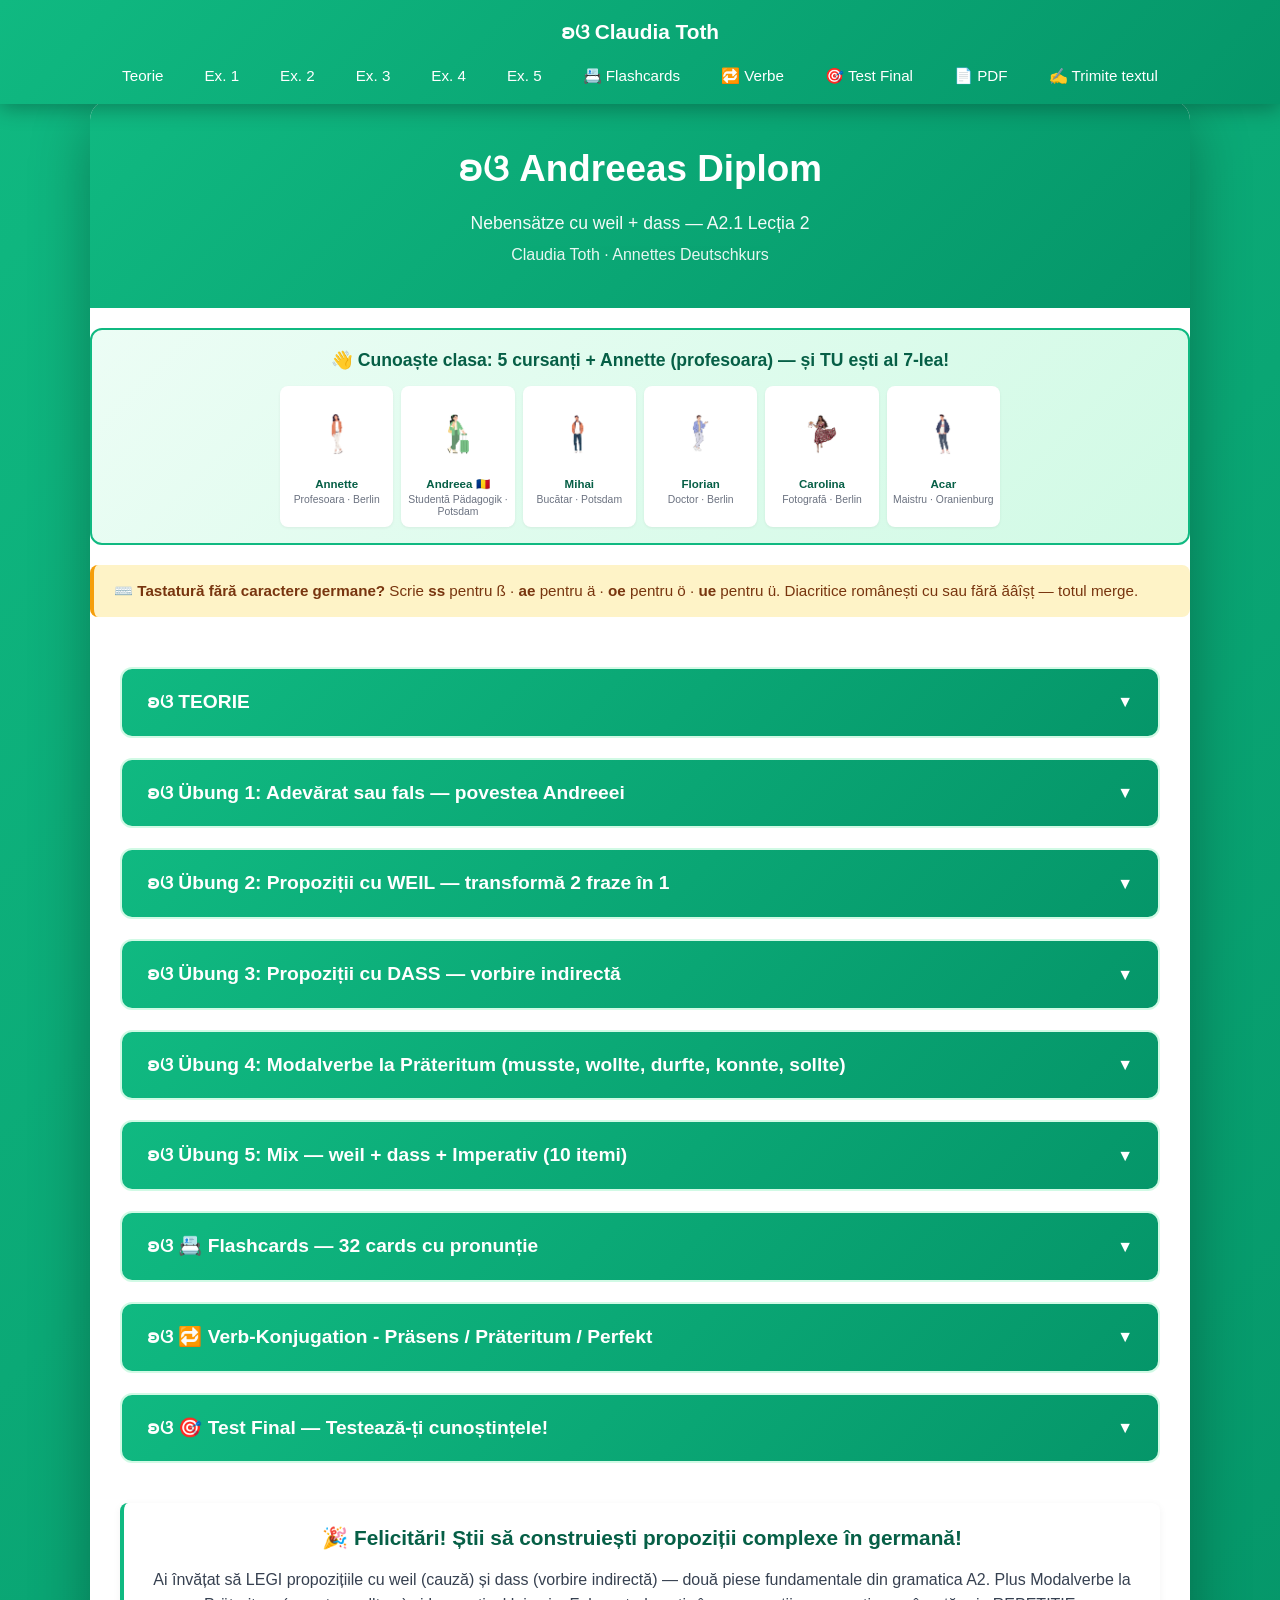
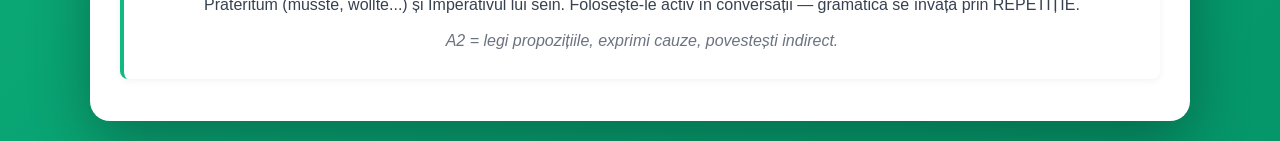
<file: index.html>
<!DOCTYPE html>
<html lang="ro">
<head>
    <meta charset="UTF-8">
    <meta name="robots" content="noindex, nofollow">
    <meta name="viewport" content="width=device-width, initial-scale=1.0">
    <title>Andreeas Diplom — Nebensätze cu weil + dass · A2.1 · Annettes Deutschkurs</title>
    <meta property="og:title" content="A2.1 Andreeas Diplom · Claudia Toth">
    <meta property="og:description" content="A2.1 Lecția 2 — Andreeas Diplom: Nebensätze cu weil + dass (vorbire indirectă) + Modalverbe la Präteritum + Imperativul lui sein · Claudia Toth · Annettes Deutschkurs">
    <meta property="og:type" content="website">
    <meta property="og:locale" content="ro_RO">
    <meta name="description" content="A2.1 Lecția 2 — Nebensätze cu weil + dass (Indirekte Rede) + Modalverbe la Präteritum · Claudia Toth">
    <link rel="stylesheet" href="styles.css">
</head>
<body>
    <nav class="navbar">
        <a href="#top" class="navbar-logo">ʚଓ Claudia Toth</a>
        <ul class="navbar-menu">
            <li><a href="#teorie" onclick="openSection(0)">Teorie</a></li>
            <li><a href="#ex1" onclick="openSection(1)">Ex. 1</a></li>
            <li><a href="#ex2" onclick="openSection(2)">Ex. 2</a></li>
            <li><a href="#ex3" onclick="openSection(3)">Ex. 3</a></li>
            <li><a href="#ex4" onclick="openSection(4)">Ex. 4</a></li>
            <li><a href="#ex5" onclick="openSection(5)">Ex. 5</a></li>
            <li><a href="#flashcards" onclick="openSection(6)">📇 Flashcards</a></li>
            <li><a href="#verbe" onclick="openSection(7)">🔁 Verbe</a></li>
            <li><a href="#final-test" onclick="openSection(8)">🎯 Test Final</a></li>
            <li><a href="andreeas-diplom.pdf" download>📄 PDF</a></li>
            <li><a href="https://forms.gle/gdoy3G3UTXwHGhsz9" target="_blank" rel="noopener noreferrer">✍️ Trimite textul</a></li>
        </ul>
    </nav>

    <div class="container" id="top">
        <div class="header">
            <h1>ʚଓ Andreeas Diplom</h1>
            <p class="subtitle">Nebensätze cu weil + dass — A2.1 Lecția 2</p>
            <p>Claudia Toth · Annettes Deutschkurs</p>
        </div>

        <div class="cast-banner">
            <h4>👋 Cunoaște clasa: 5 cursanți + Annette (profesoara) — și TU ești al 7-lea!</h4>
            <div class="cast-grid">
                <div class="cast-card"><img src="images/annette.png" alt="Annette"><div class="name">Annette</div><div class="detail">Profesoara · Berlin</div></div>
                <div class="cast-card"><img src="images/andreea.png" alt="Andreea"><div class="name">Andreea 🇷🇴</div><div class="detail">Studentă Pädagogik · Potsdam</div></div>
                <div class="cast-card"><img src="images/mihai.png" alt="Mihai"><div class="name">Mihai</div><div class="detail">Bucătar · Potsdam</div></div>
                <div class="cast-card"><img src="images/florian.png" alt="Florian"><div class="name">Florian</div><div class="detail">Doctor · Berlin</div></div>
                <div class="cast-card"><img src="images/carolina.png" alt="Carolina"><div class="name">Carolina</div><div class="detail">Fotografă · Berlin</div></div>
                <div class="cast-card"><img src="images/acar.png" alt="Acar"><div class="name">Acar</div><div class="detail">Maistru · Oranienburg</div></div>
            </div>
        </div>

        <div style="background:#fef3c7; border-left:4px solid #f59e0b; padding:14px 20px; margin:20px 0; border-radius:8px;">
            <p style="margin:0; color:#78350f; font-size:0.95rem;">⌨️ <strong>Tastatură fără caractere germane?</strong> Scrie <strong>ss</strong> pentru ß · <strong>ae</strong> pentru ä · <strong>oe</strong> pentru ö · <strong>ue</strong> pentru ü. Diacritice românești cu sau fără ăâîșț — totul merge.</p>
        </div>

        <div class="content">
            <div class="section" id="teorie">
                <div class="section-header" onclick="toggleMainSection(0)"><h3>ʚଓ TEORIE</h3><span class="arrow">▼</span></div>
                <div class="section-content" id="main-section-0"><div id="theory-container"></div></div>
            </div>

            <div class="section" id="ex1">
                <div class="section-header" onclick="toggleMainSection(1)"><h3>ʚଓ Übung 1: Adevărat sau fals — povestea Andreeei</h3><span class="arrow">▼</span></div>
                <div class="section-content" id="main-section-1">
                    <div id="ex1-container"></div>
                    <div class="btn-container">
                        <button class="btn btn-check" onclick="checkExercise(1)">✓ Verifică</button>
                        <button class="btn btn-reset" onclick="resetExercise(1)">↻ Resetează</button>
                    </div>
                    <div class="score" id="score-1"></div>
                </div>
            </div>
            <div class="section" id="ex2">
                <div class="section-header" onclick="toggleMainSection(2)"><h3>ʚଓ Übung 2: Propoziții cu WEIL — transformă 2 fraze în 1</h3><span class="arrow">▼</span></div>
                <div class="section-content" id="main-section-2">
                    <div id="ex2-container"></div>
                    <div class="btn-container">
                        <button class="btn btn-check" onclick="checkExercise(2)">✓ Verifică</button>
                        <button class="btn btn-reset" onclick="resetExercise(2)">↻ Resetează</button>
                    </div>
                    <div class="score" id="score-2"></div>
                </div>
            </div>
            <div class="section" id="ex3">
                <div class="section-header" onclick="toggleMainSection(3)"><h3>ʚଓ Übung 3: Propoziții cu DASS — vorbire indirectă</h3><span class="arrow">▼</span></div>
                <div class="section-content" id="main-section-3">
                    <div id="ex3-container"></div>
                    <div class="btn-container">
                        <button class="btn btn-check" onclick="checkExercise(3)">✓ Verifică</button>
                        <button class="btn btn-reset" onclick="resetExercise(3)">↻ Resetează</button>
                    </div>
                    <div class="score" id="score-3"></div>
                </div>
            </div>
            <div class="section" id="ex4">
                <div class="section-header" onclick="toggleMainSection(4)"><h3>ʚଓ Übung 4: Modalverbe la Präteritum (musste, wollte, durfte, konnte, sollte)</h3><span class="arrow">▼</span></div>
                <div class="section-content" id="main-section-4">
                    <div id="ex4-container"></div>
                    <div class="btn-container">
                        <button class="btn btn-check" onclick="checkExercise(4)">✓ Verifică</button>
                        <button class="btn btn-reset" onclick="resetExercise(4)">↻ Resetează</button>
                    </div>
                    <div class="score" id="score-4"></div>
                </div>
            </div>
            <div class="section" id="ex5">
                <div class="section-header" onclick="toggleMainSection(5)"><h3>ʚଓ Übung 5: Mix — weil + dass + Imperativ (10 itemi)</h3><span class="arrow">▼</span></div>
                <div class="section-content" id="main-section-5">
                    <div id="ex5-container"></div>
                    <div class="btn-container">
                        <button class="btn btn-check" onclick="checkExercise(5)">✓ Verifică</button>
                        <button class="btn btn-reset" onclick="resetExercise(5)">↻ Resetează</button>
                    </div>
                    <div class="score" id="score-5"></div>
                </div>
            </div>

            <div class="section" id="flashcards">
                <div class="section-header" onclick="toggleMainSection(6)"><h3>ʚଓ 📇 Flashcards — 32 cards cu pronunție</h3><span class="arrow">▼</span></div>
                <div class="section-content" id="main-section-6"><div id="flashcards-container"></div></div>
            </div>

            <div class="section" id="verbe">
                <div class="section-header" onclick="toggleMainSection(7)"><h3>ʚଓ 🔁 Verb-Konjugation - Präsens / Präteritum / Perfekt</h3><span class="arrow">▼</span></div>
                <div class="section-content" id="main-section-7"><div id="verbs-container"></div></div>
            </div>

            <div class="section" id="final-test">
                <div class="section-header" onclick="toggleMainSection(8)"><h3>ʚଓ 🎯 Test Final — Testează-ți cunoștințele!</h3><span class="arrow">▼</span></div>
                <div class="section-content" id="main-section-8"><div id="final-test-container"></div></div>
            </div>

            <div class="theory-box" style="text-align: center; margin-top: 40px;">
                <p style="font-size: 1.3rem; font-weight: bold; color: #065f46;">🎉 Felicitări! Știi să construiești propoziții complexe în germană!</p>
                <p style="margin-top: 12px;">Ai învățat să LEGI propozițiile cu weil (cauză) și dass (vorbire indirectă) — două piese fundamentale din gramatica A2. Plus Modalverbe la Präteritum (musste, wollte...) și Imperativul lui sein. Folosește-le activ în conversații — gramatica se învață prin REPETIȚIE.</p>
                <p style="margin-top: 10px; font-style: italic; color: #6b7280;">A2 = legi propozițiile, exprimi cauze, povestești indirect.</p>
            </div>
        </div>
    </div>

    <script src="theory.js"></script>
    <script src="exercises.js"></script>
    <script src="flashcards.js"></script>
    <script src="verbs.js"></script>
    <script src="final-test.js"></script>
    <script src="main.js"></script>
</body>
</html>
</file>
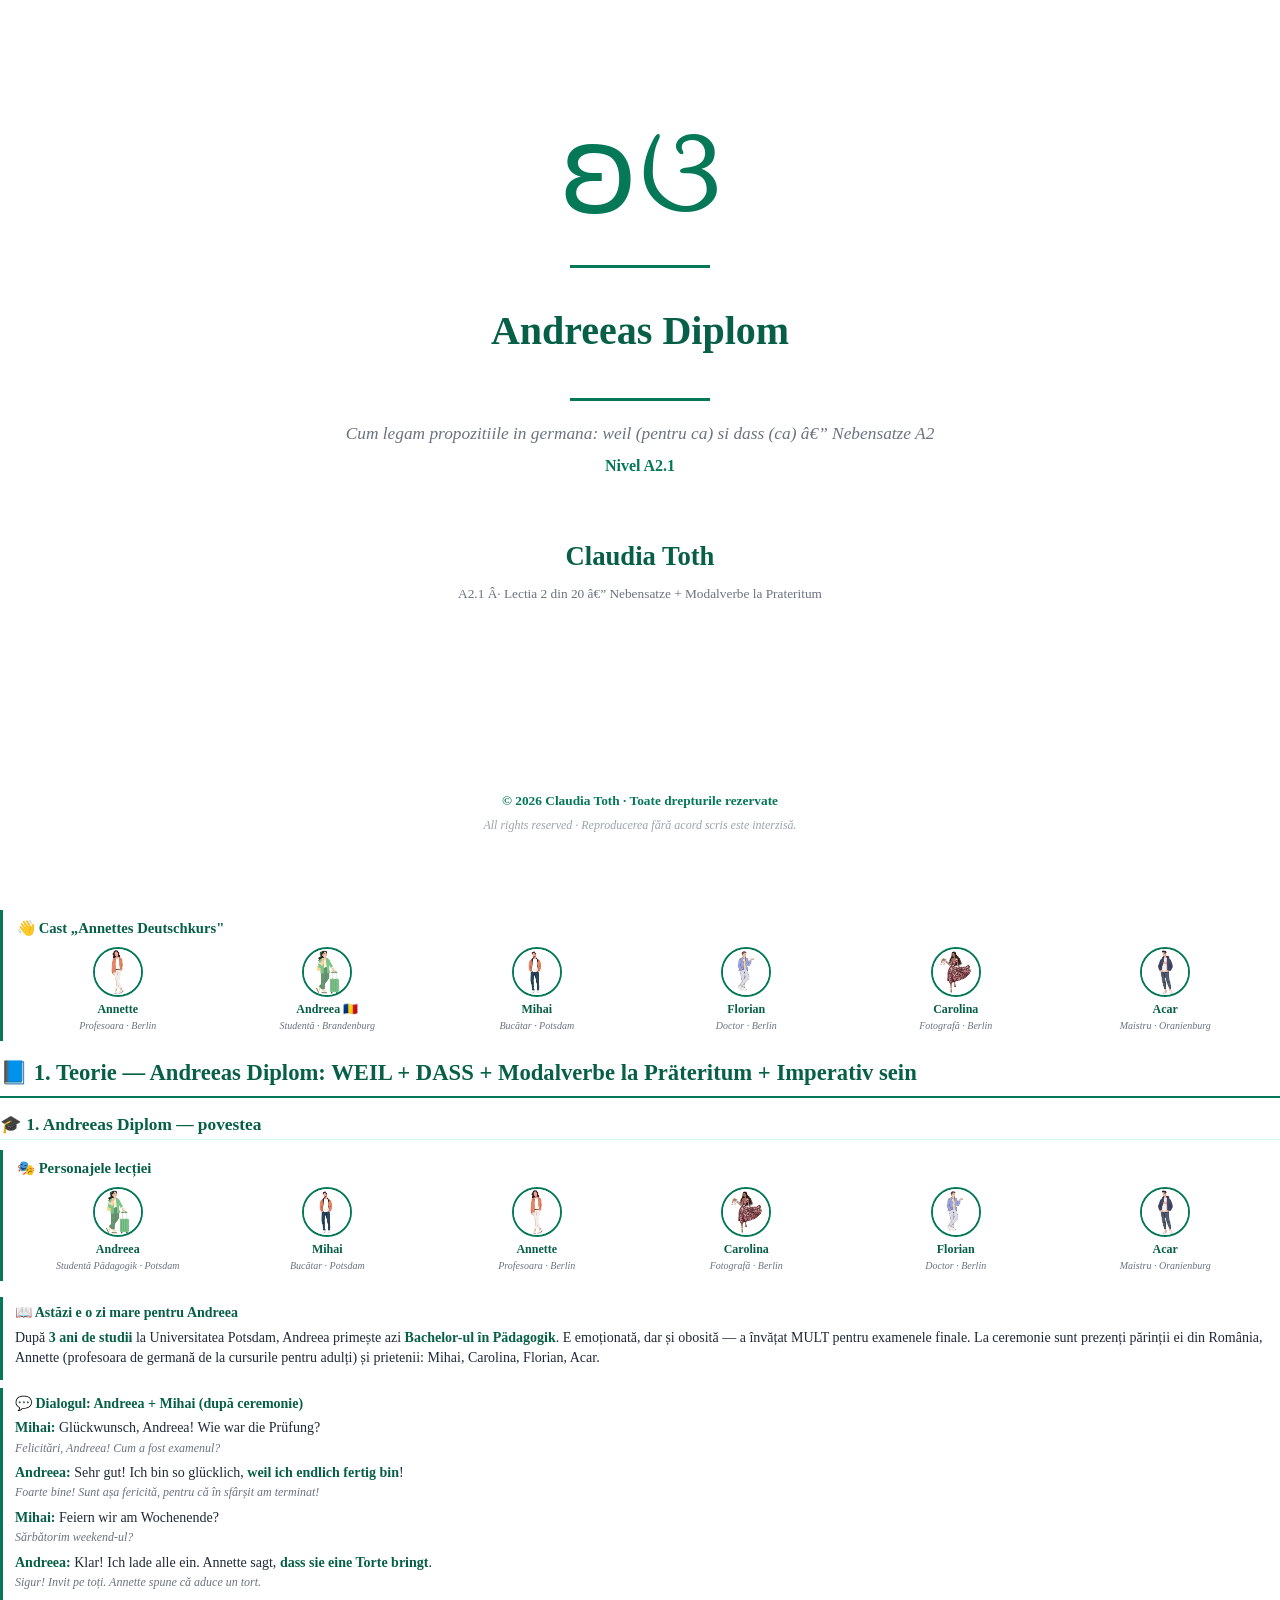
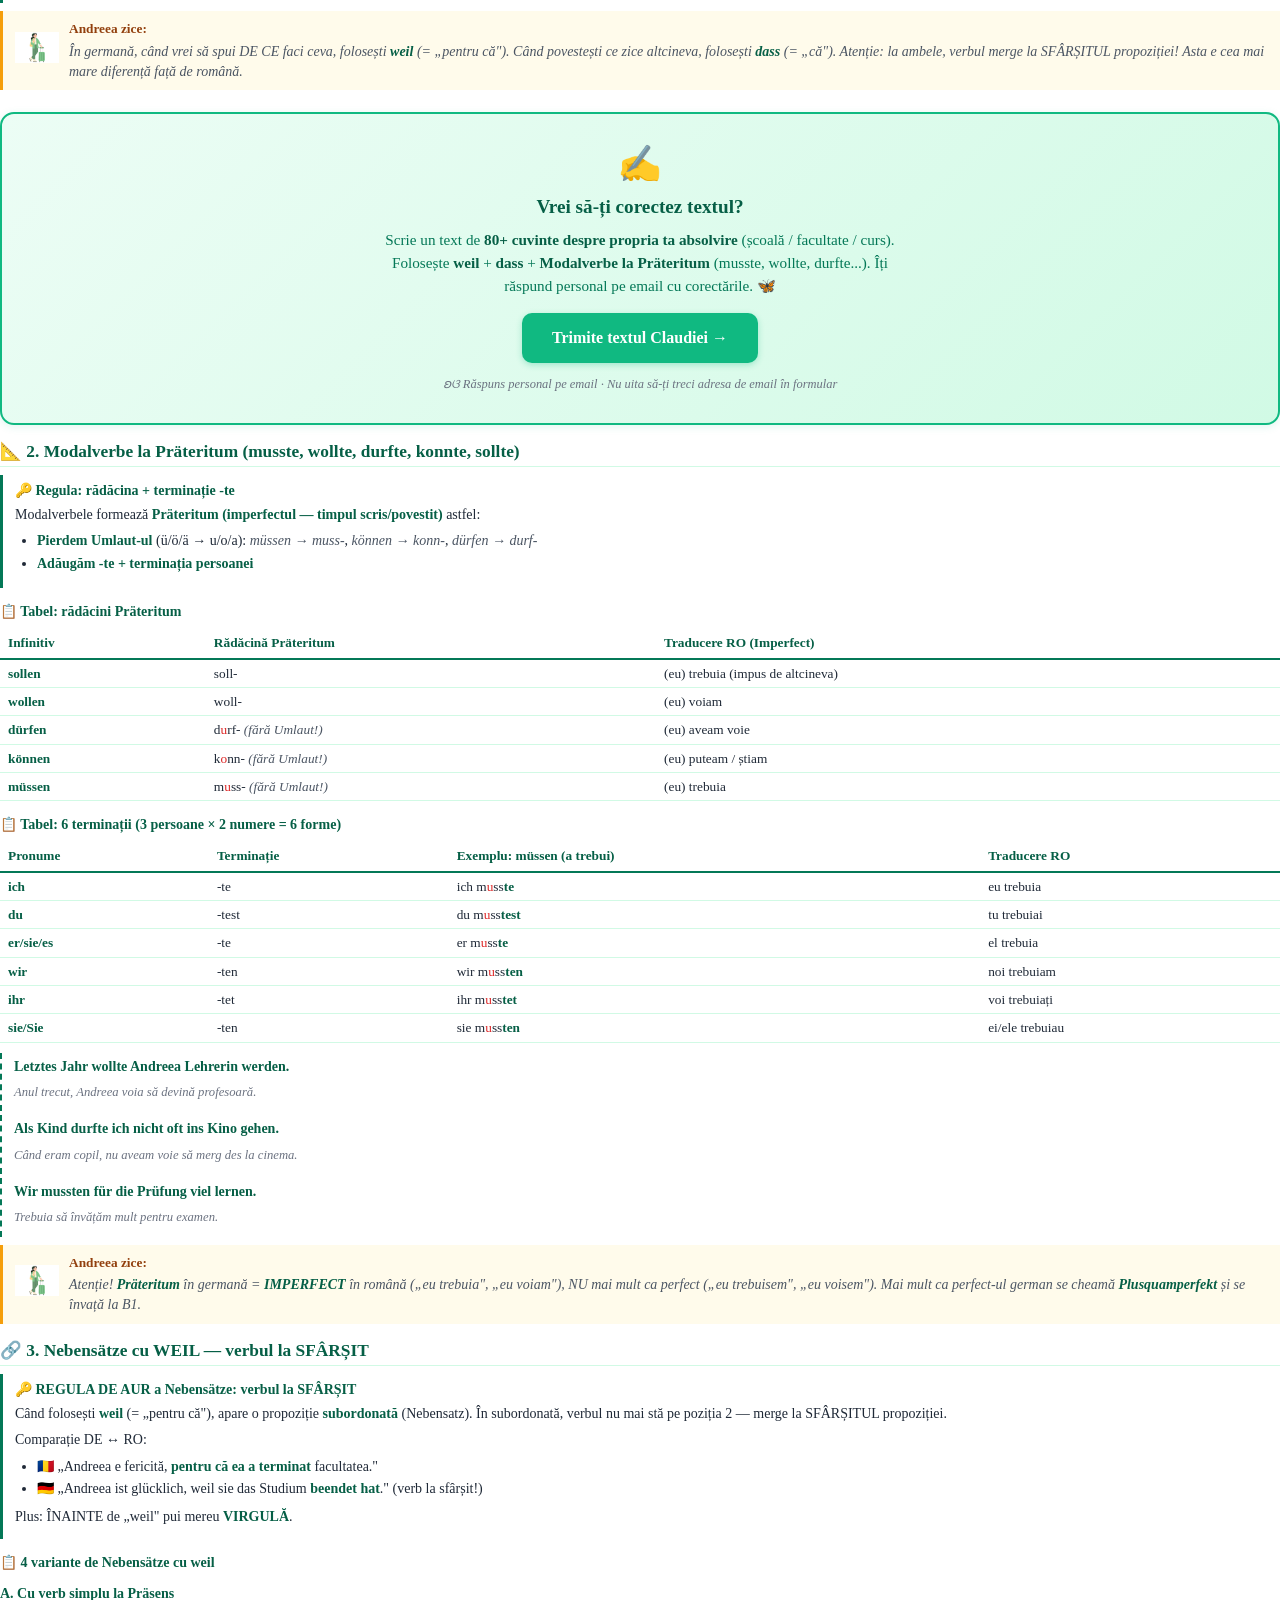
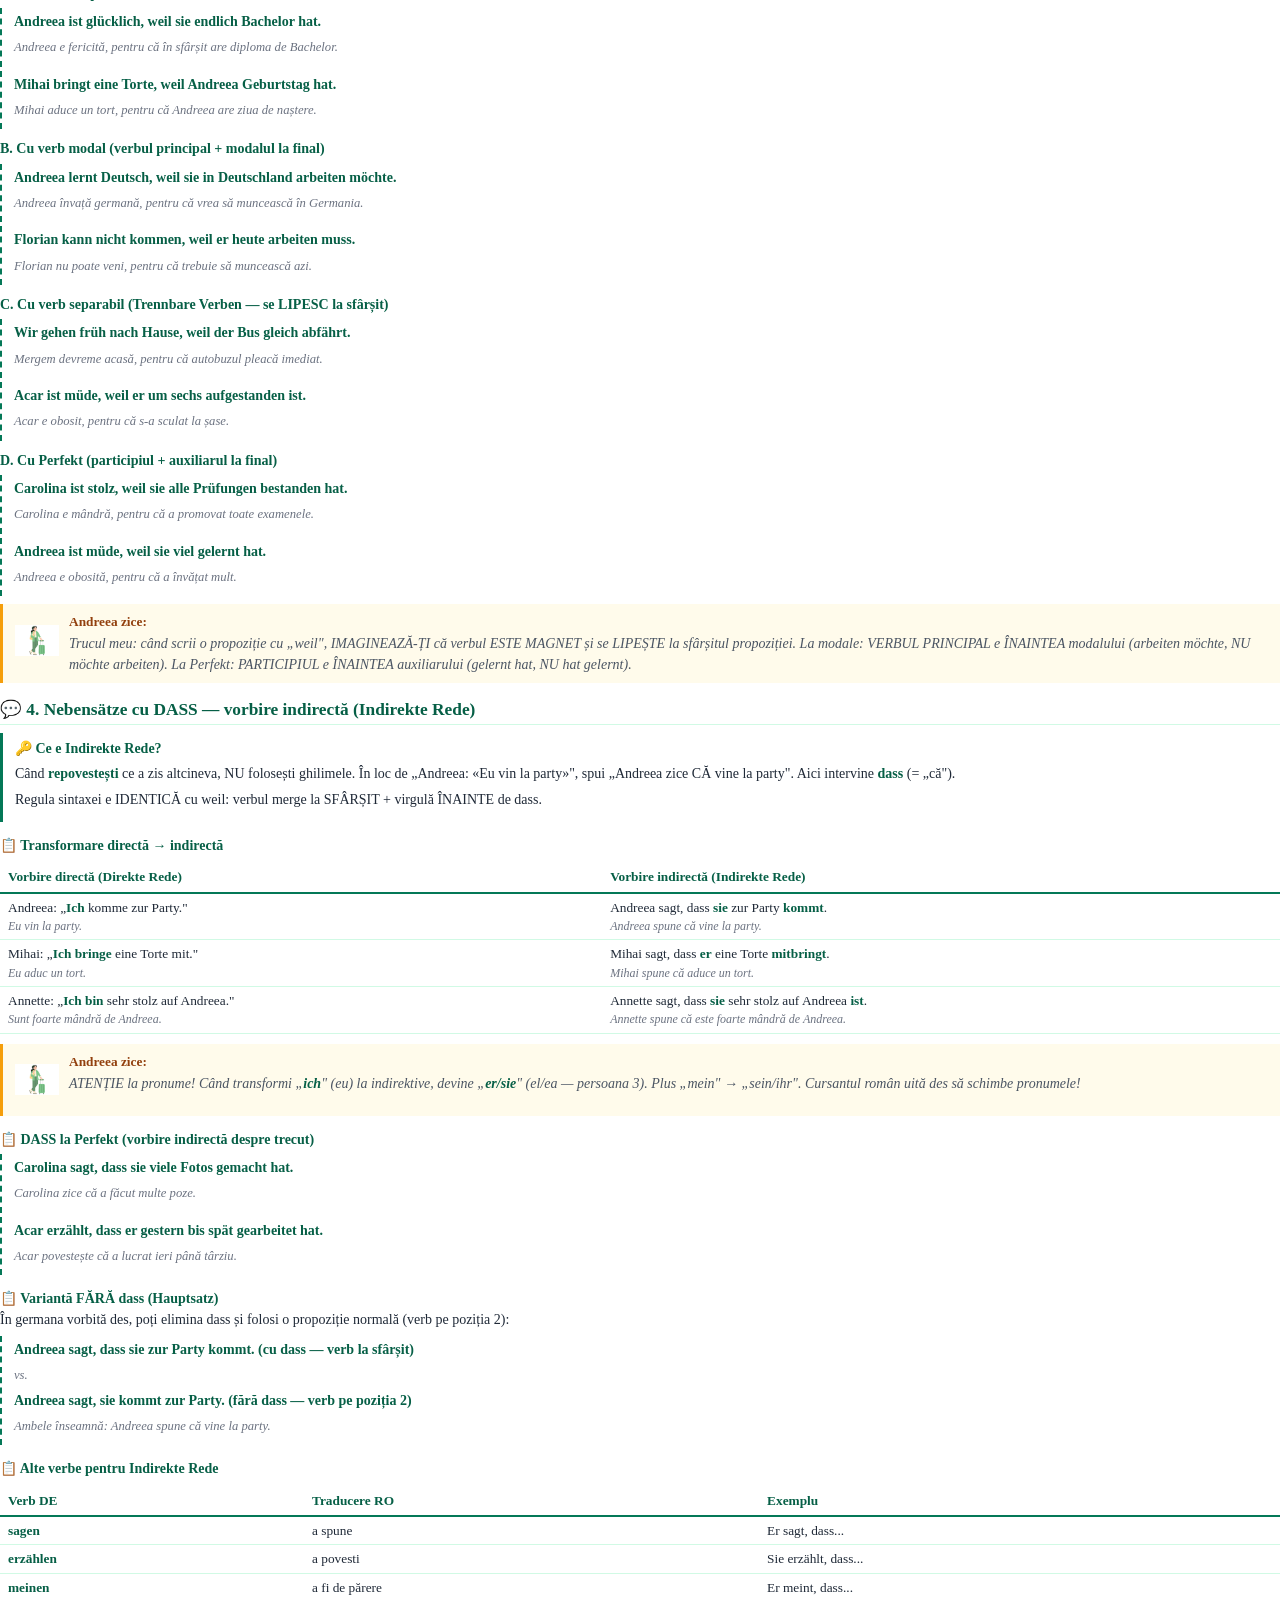
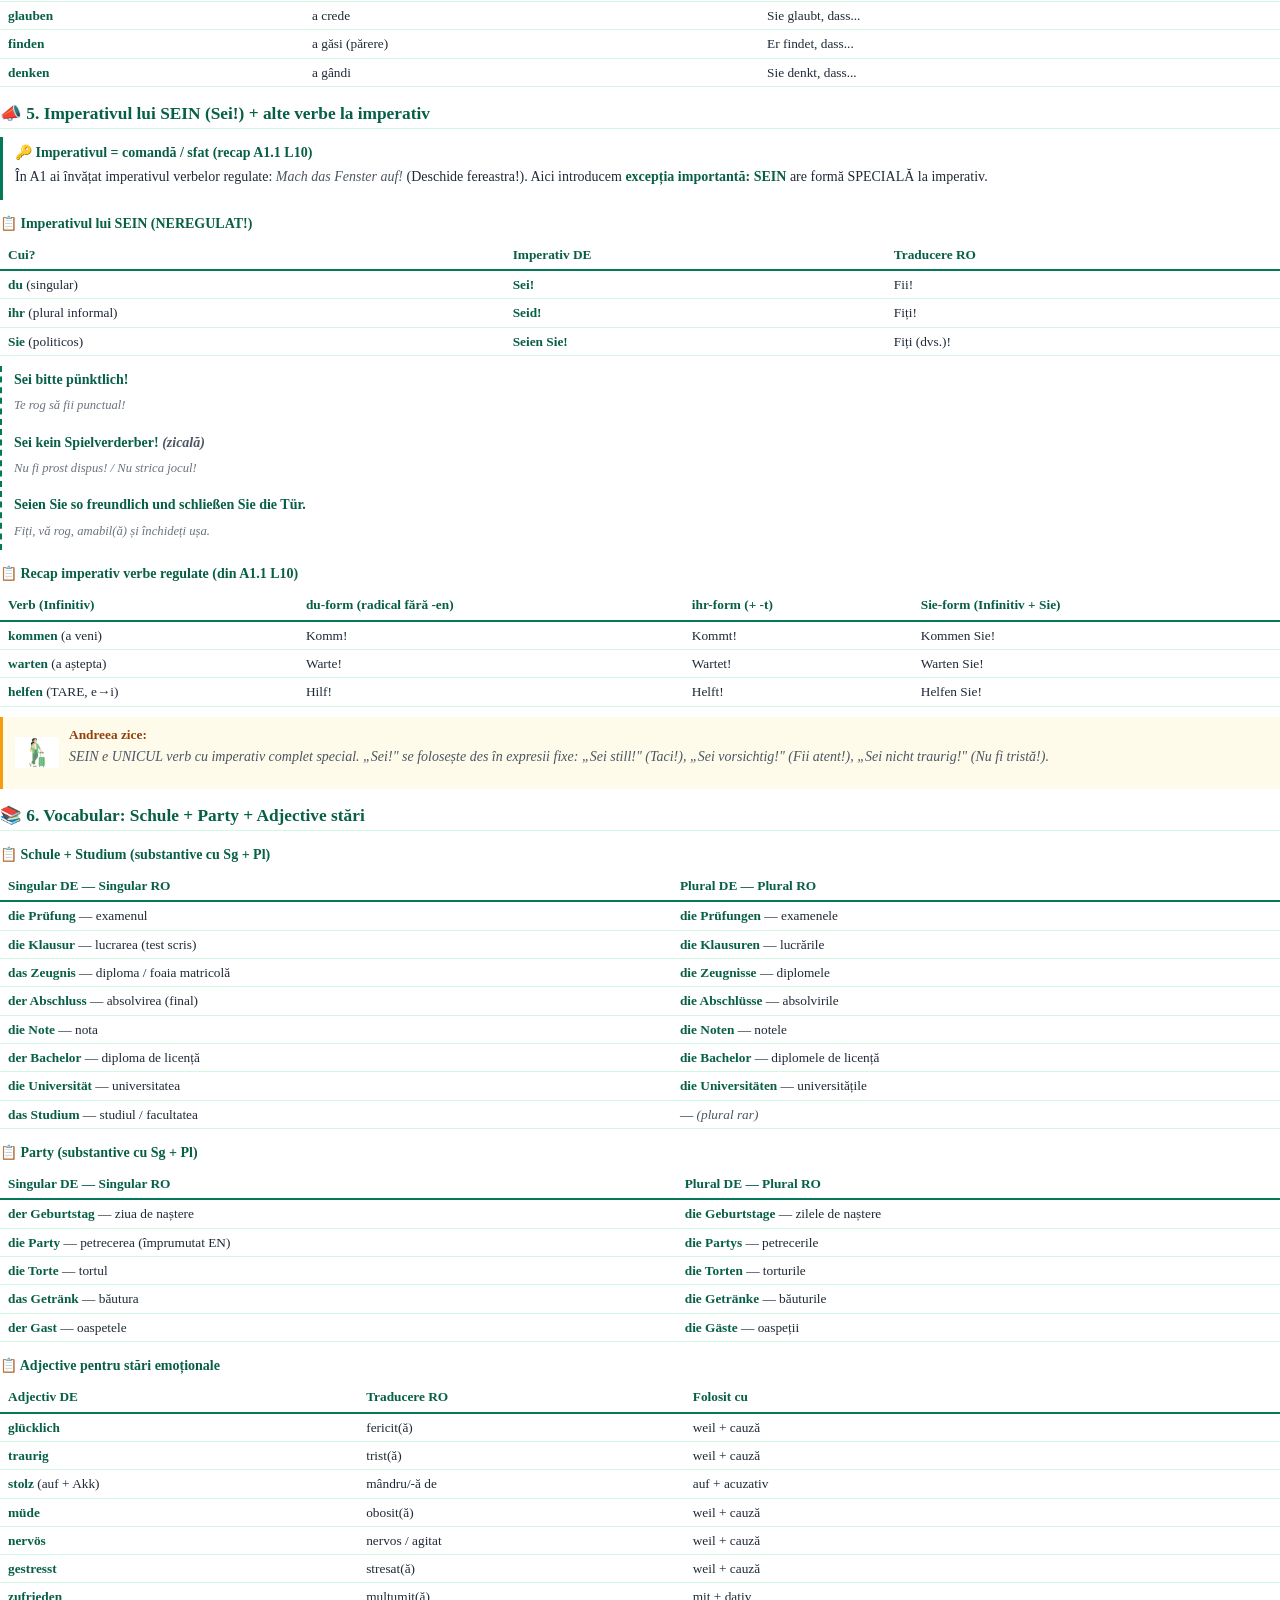
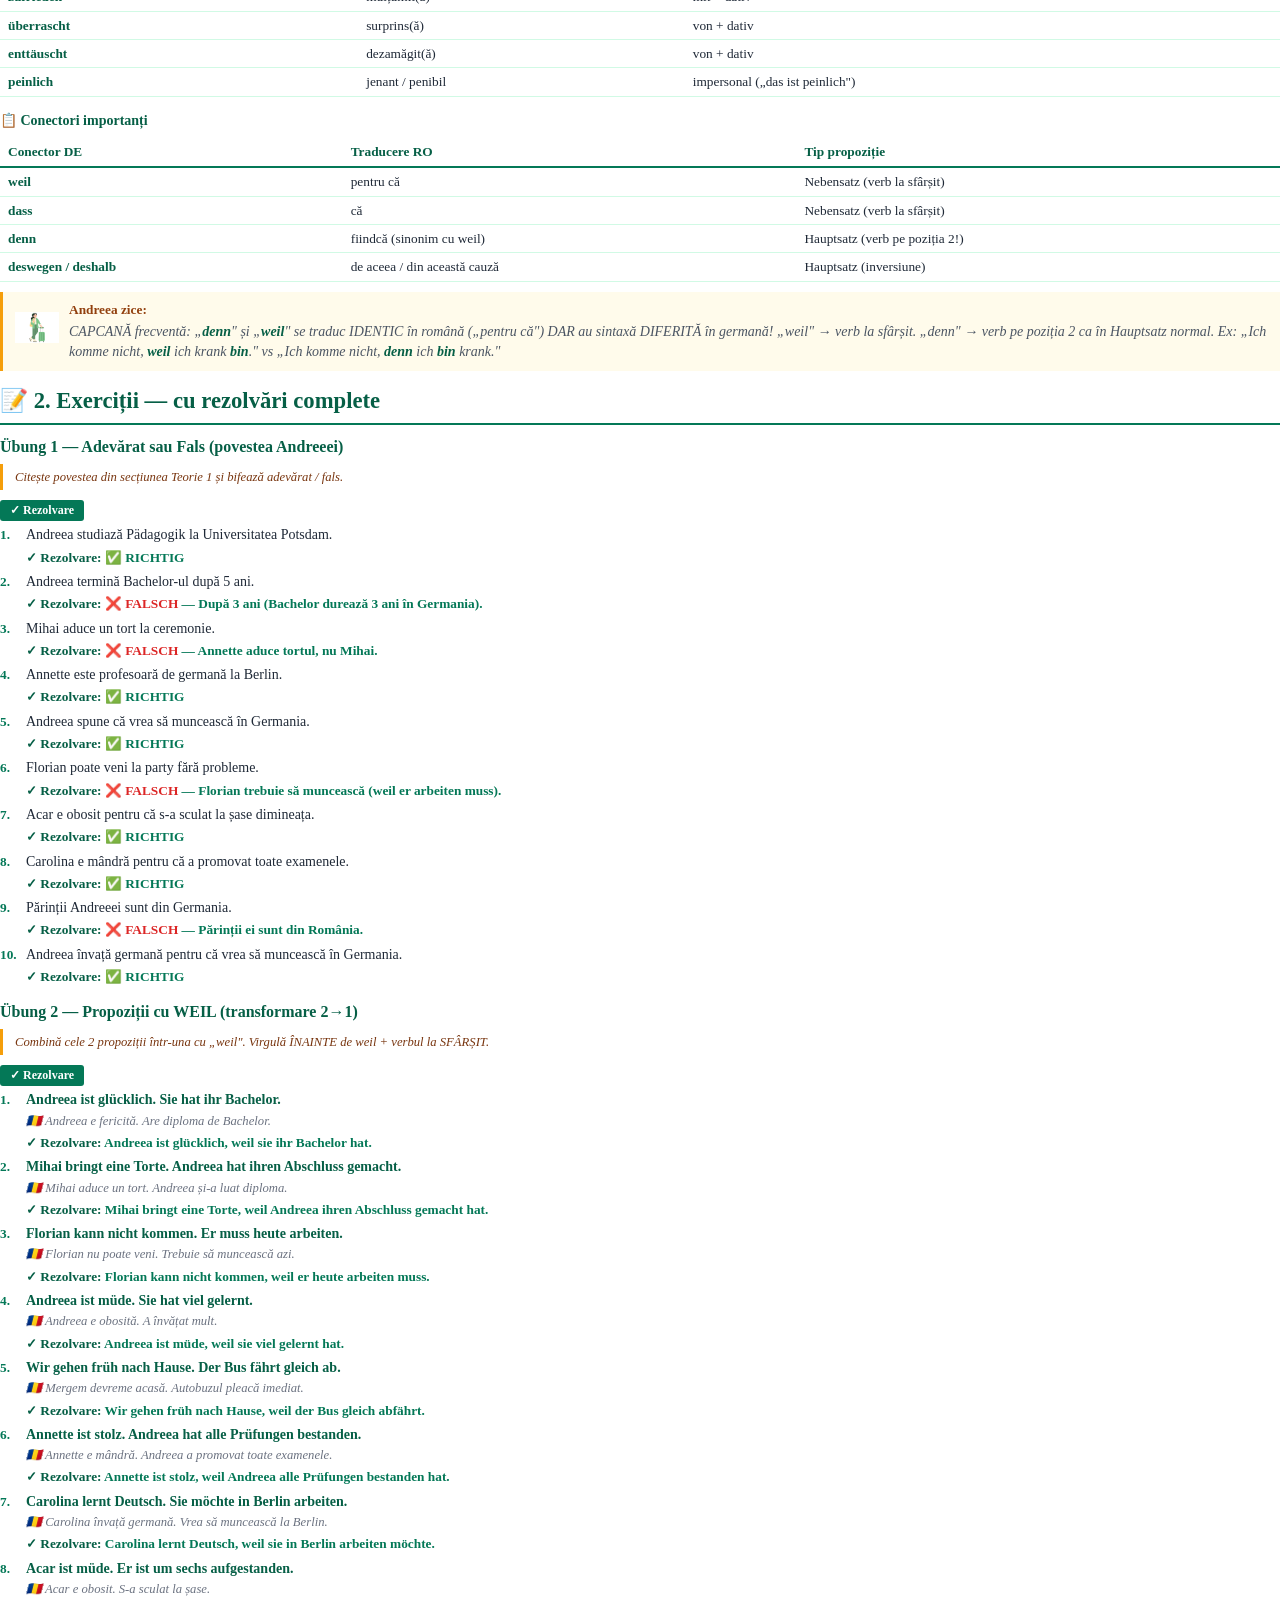
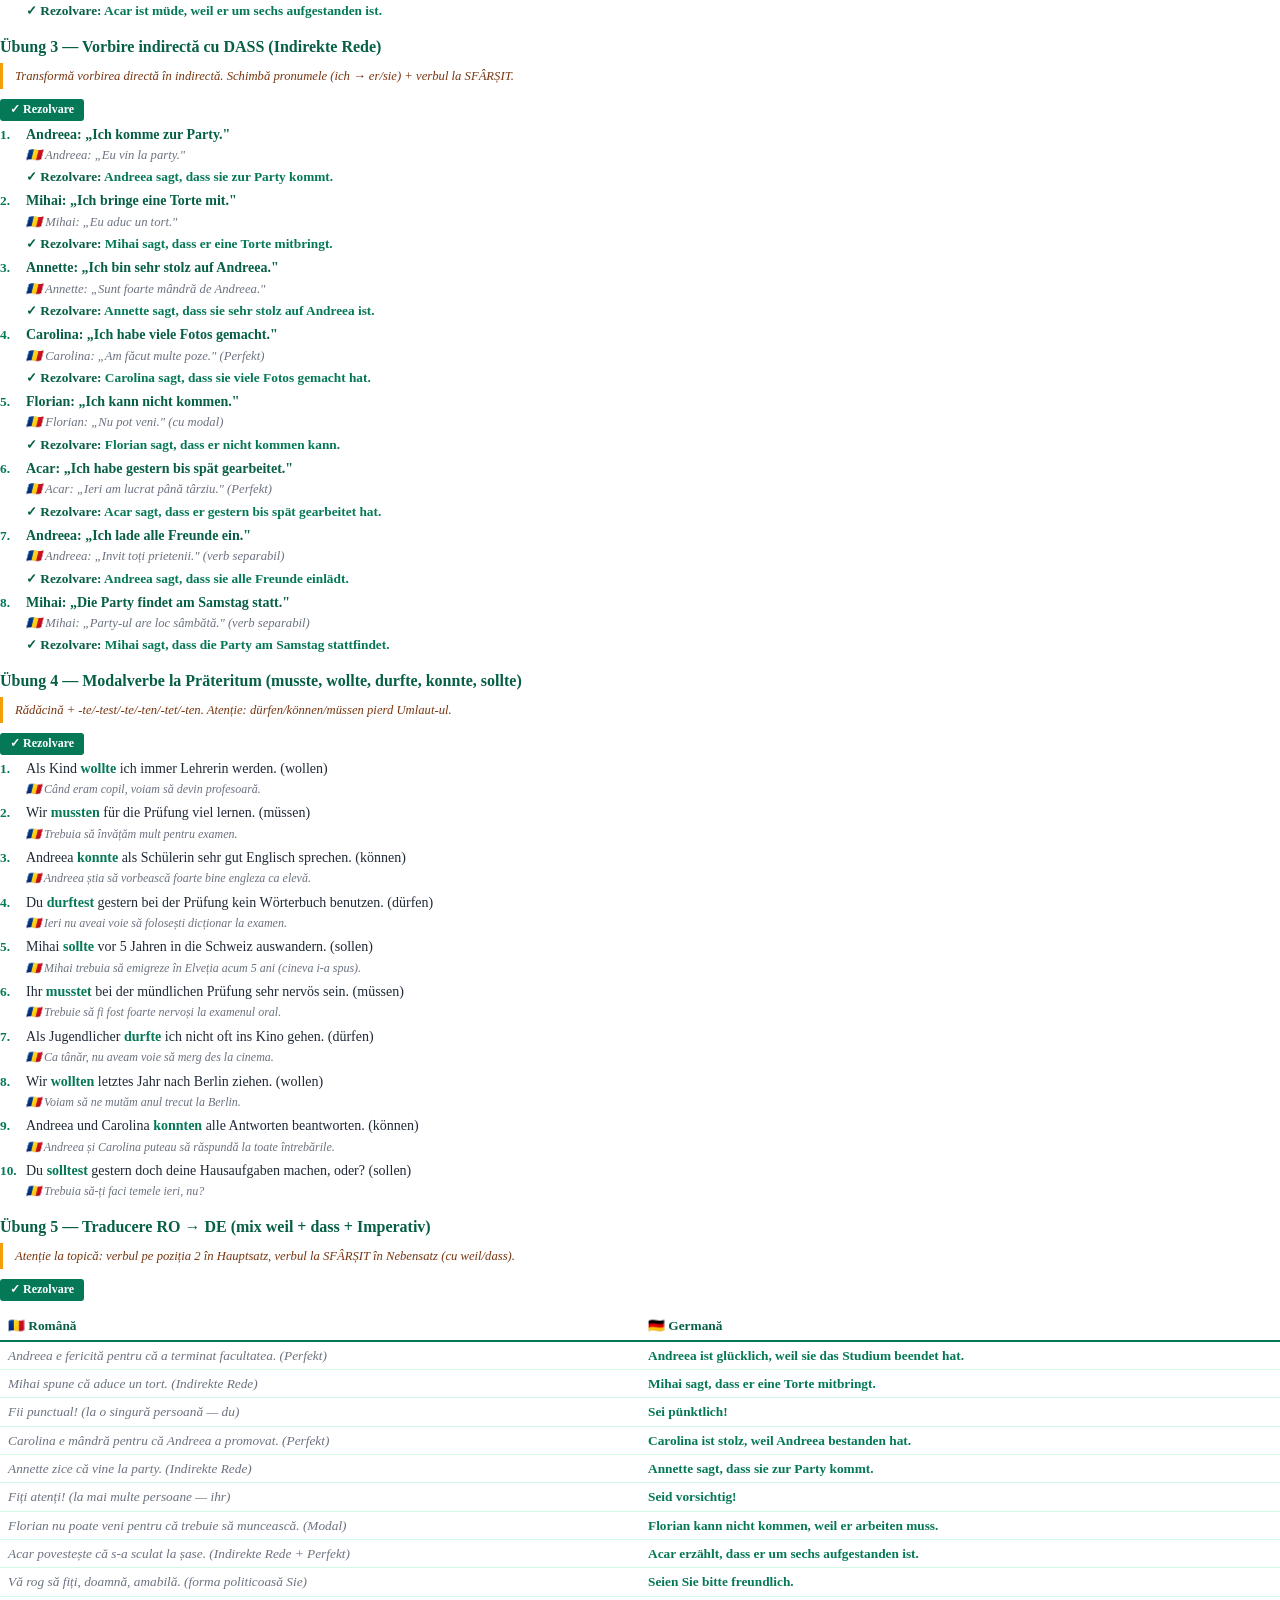
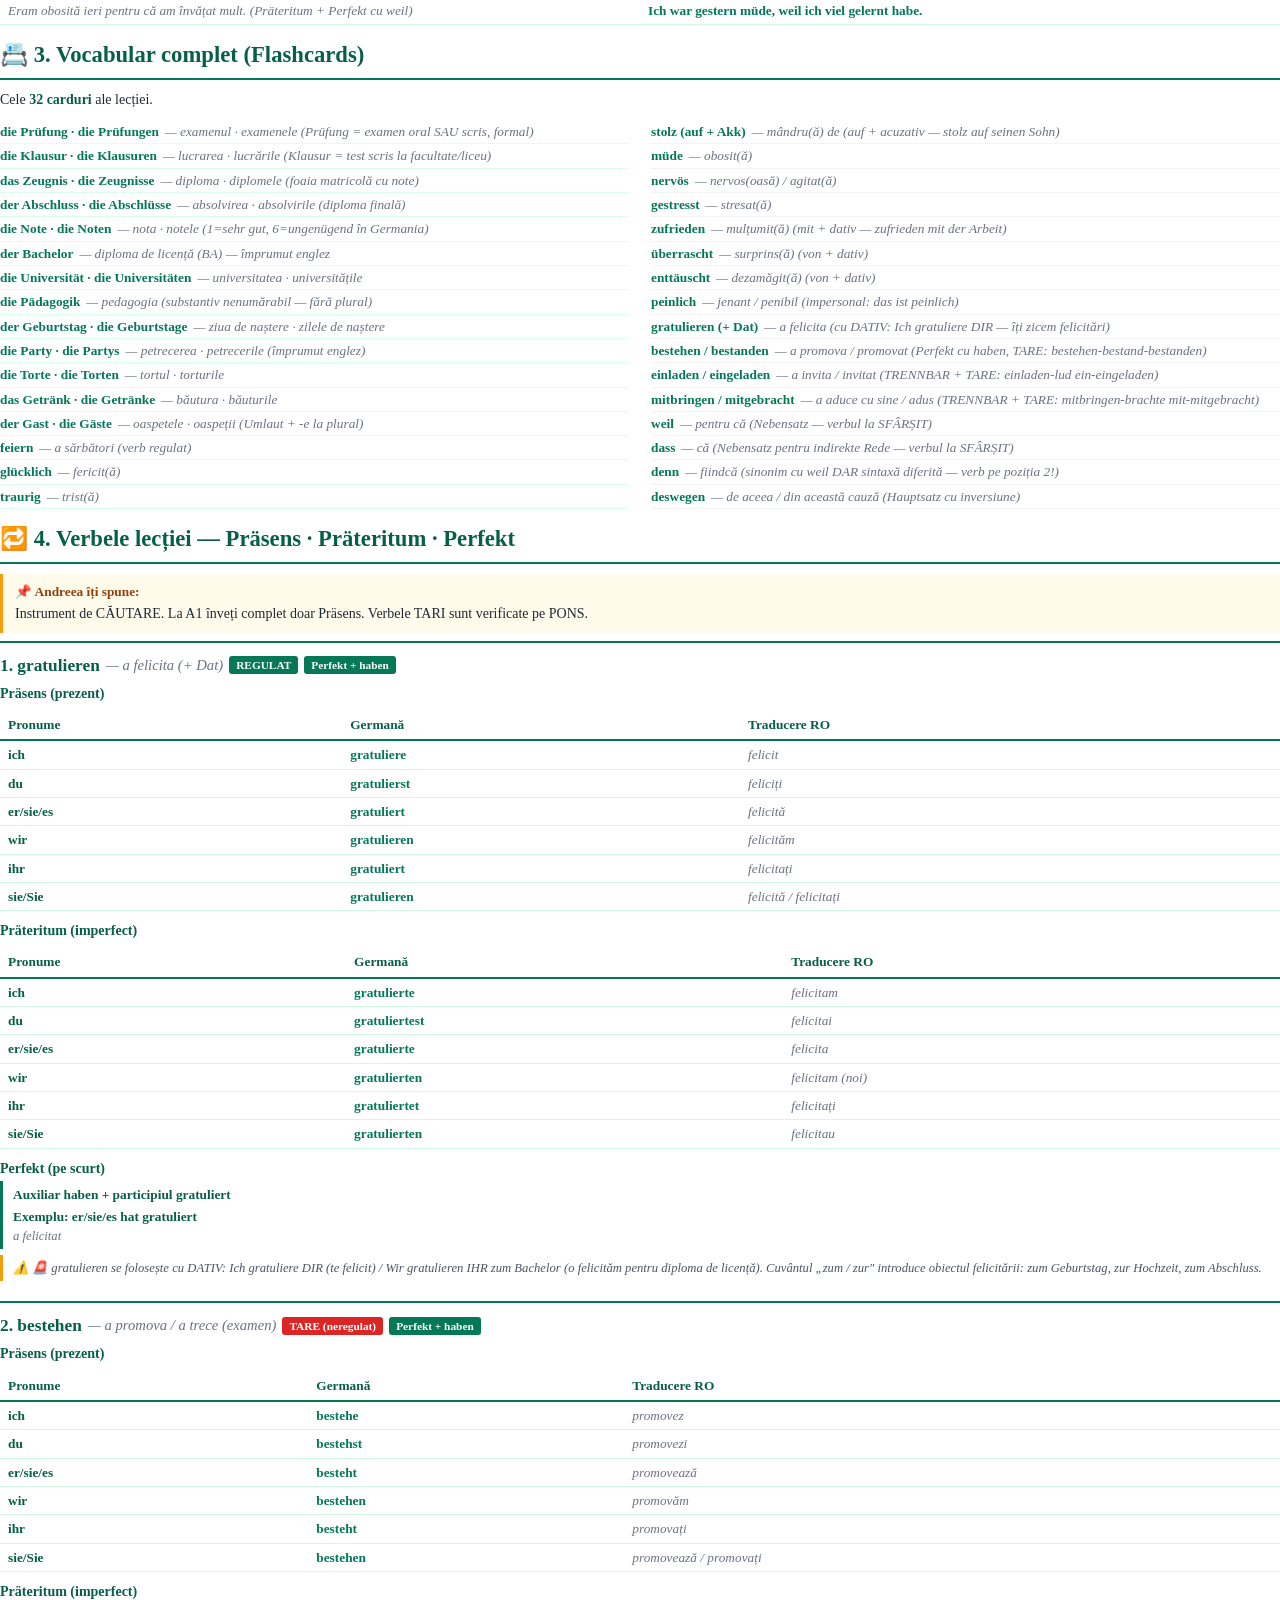
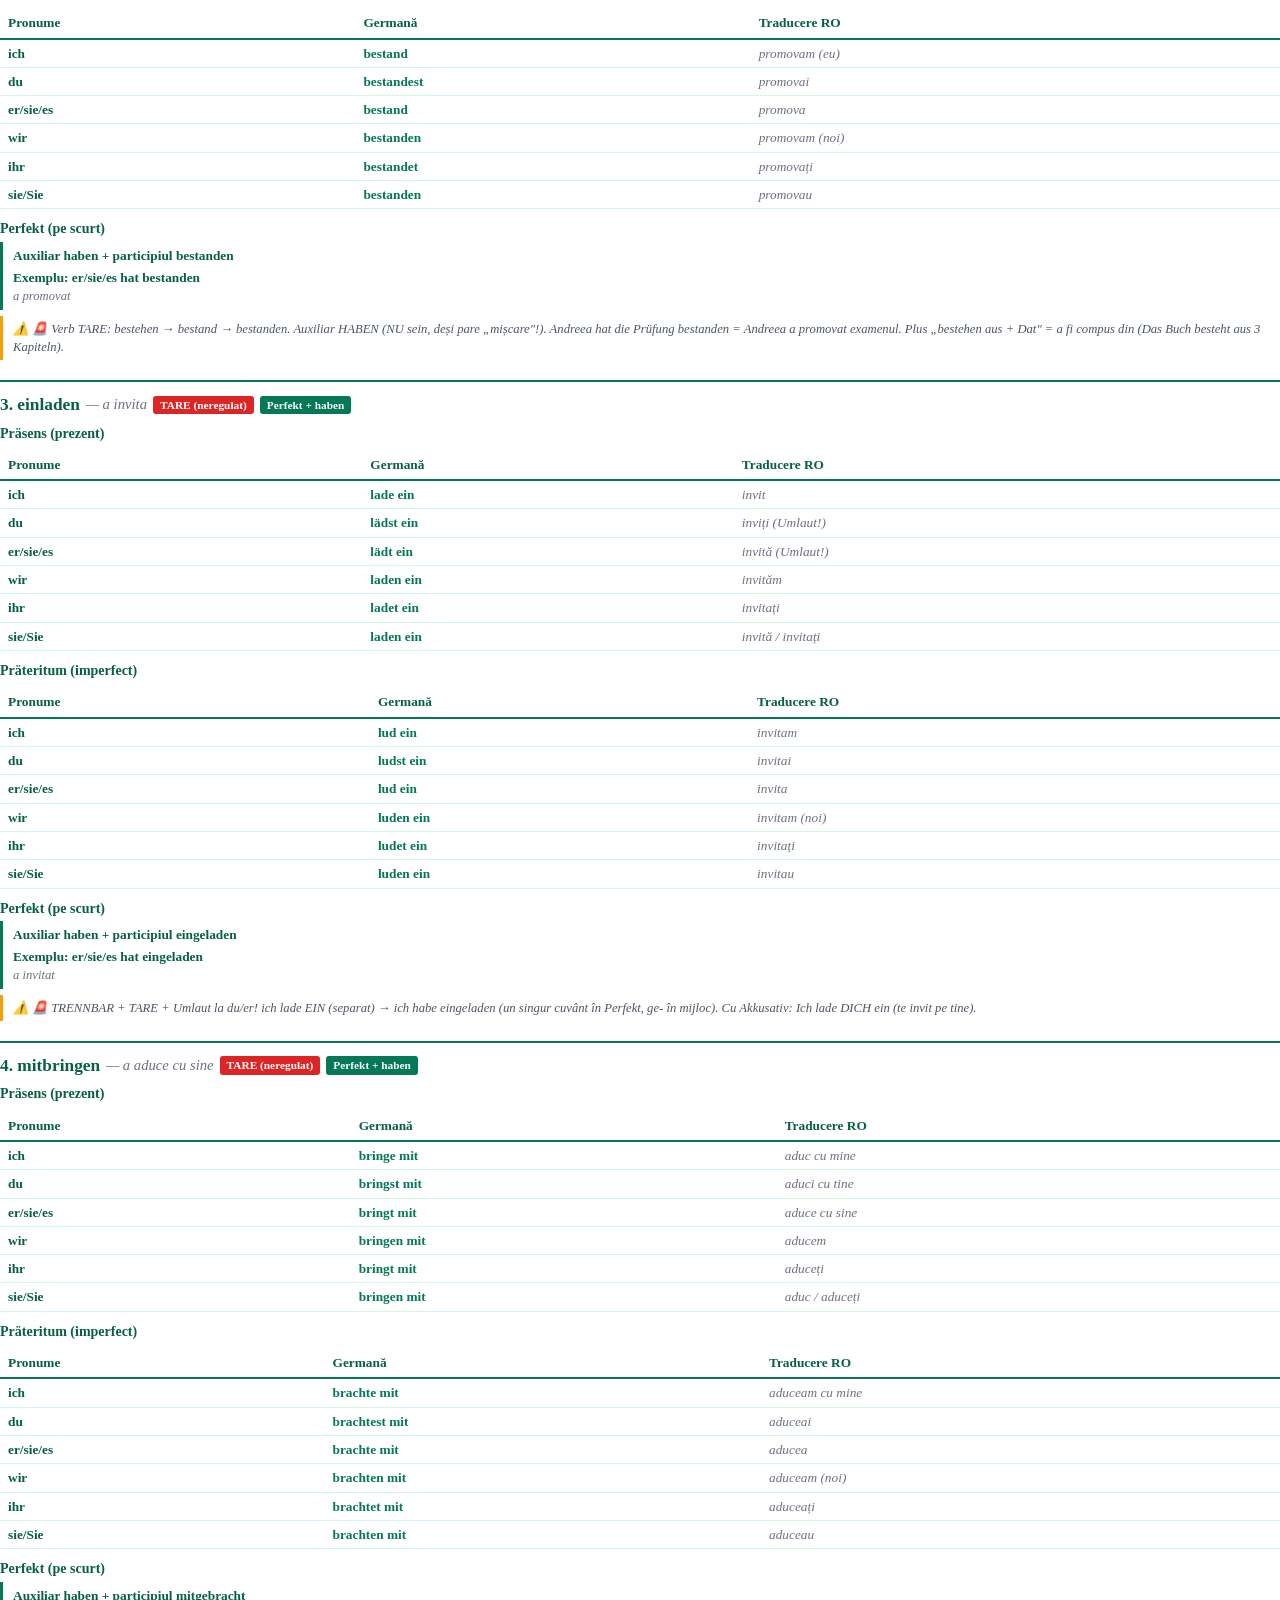
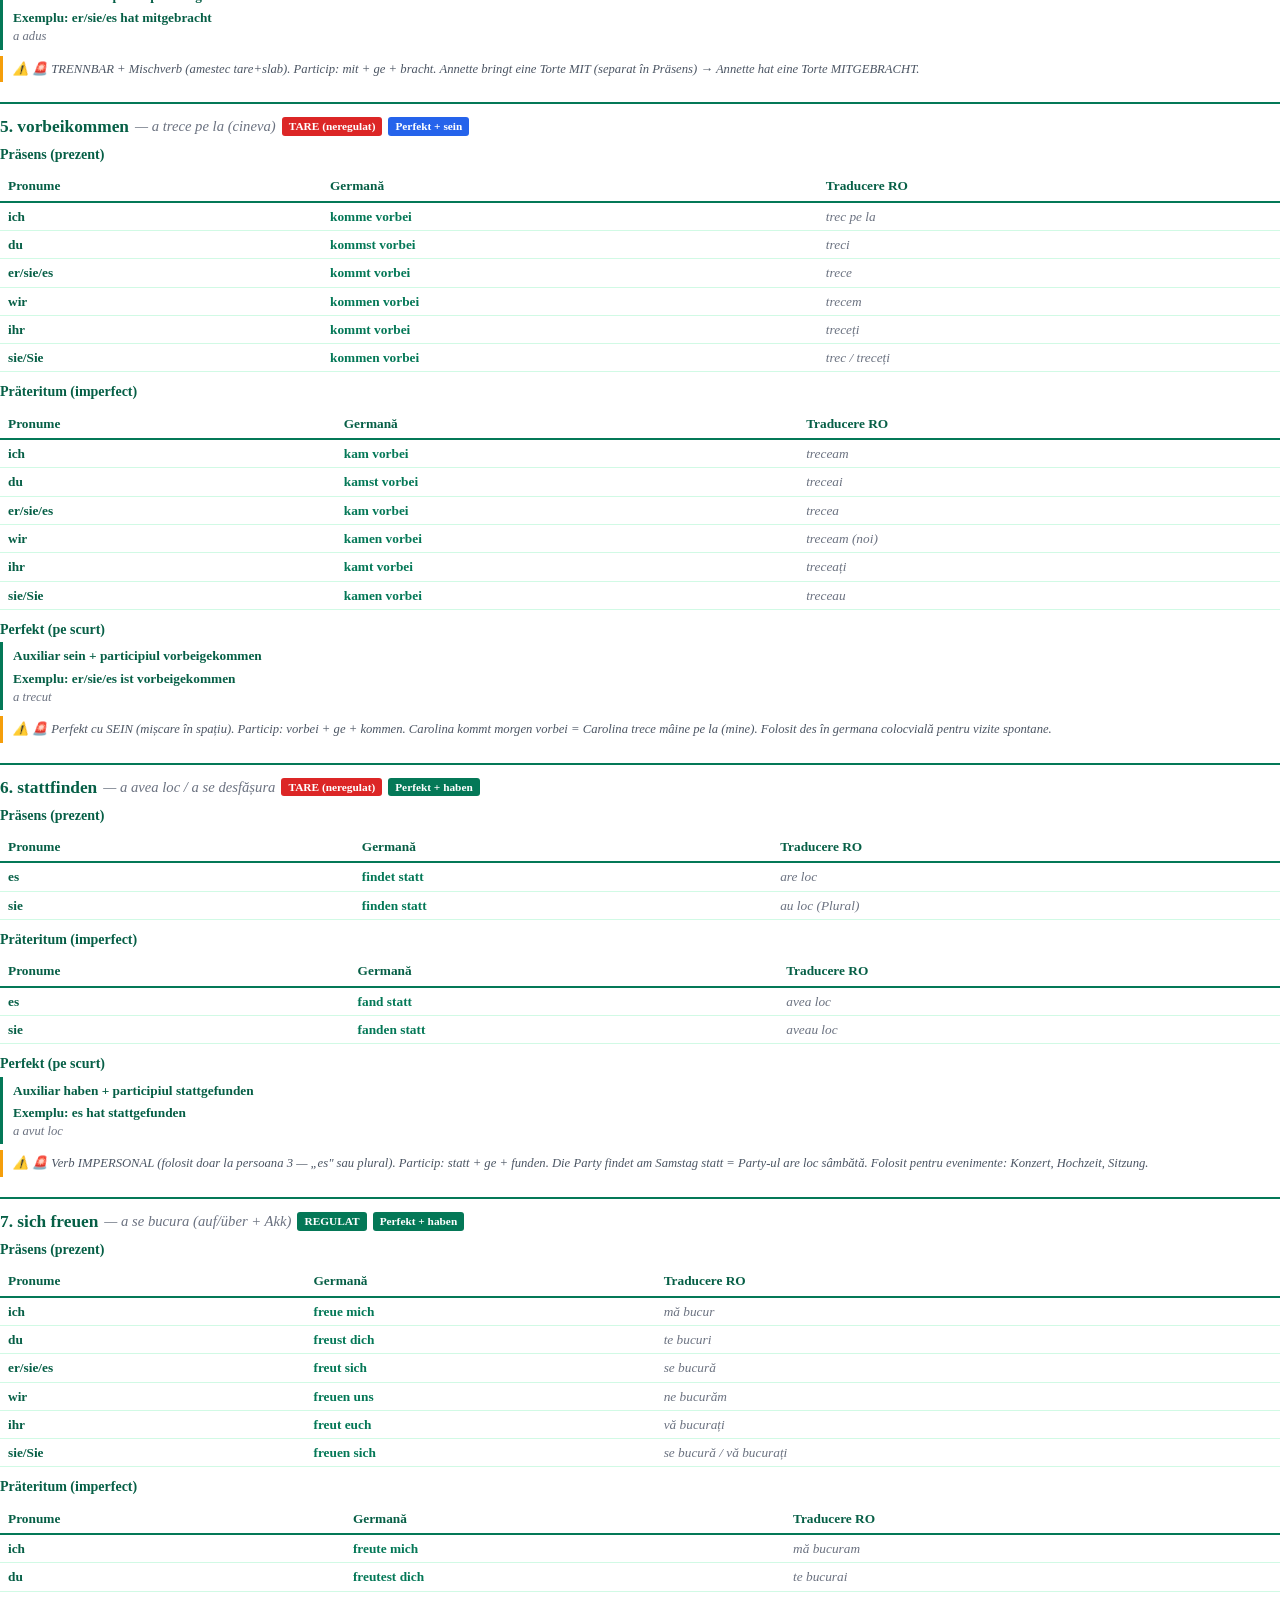
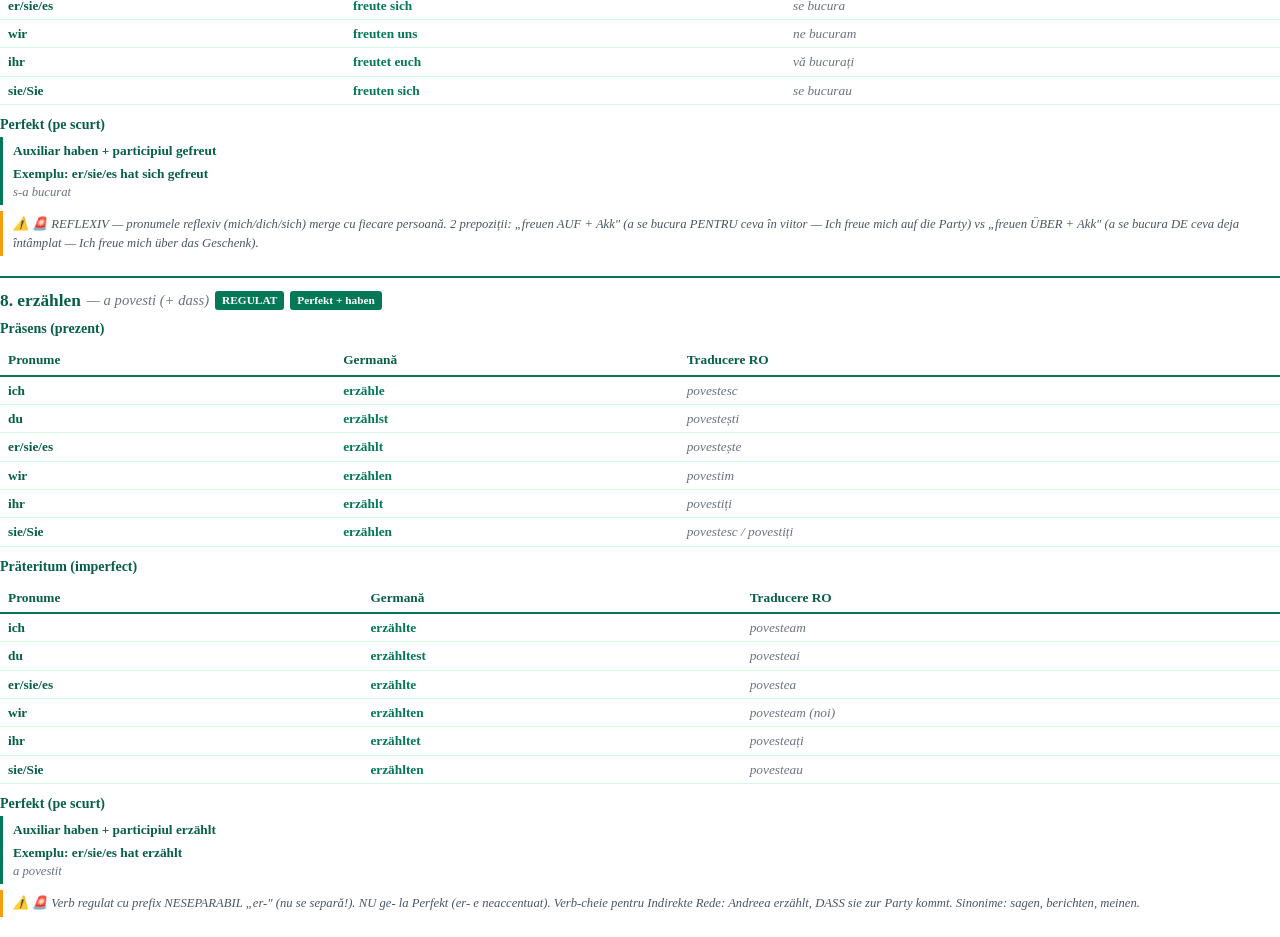
<file: pdf.html>
<!DOCTYPE html>
<html lang="ro">
<head>
    <meta charset="UTF-8">
    <meta name="robots" content="noindex, nofollow">
    <title>Andreeas Diplom · Claudia Toth · A2.1</title>
    <style>
        /* ============================================
           PDF MODEL — Claudia Toth (after Nomen-Verb-Verbindung style)
           ============================================ */
        @page {
            size: A4;
            margin: 22mm 18mm 22mm 18mm;
            @bottom-center {
                content: "ʚଓ Claudia Toth · Andreeas Diplom · Nivel A2.1 · © 2026 — Toate drepturile rezervate · pag. " counter(page) " / " counter(pages);
                font-size: 8.5pt;
                color: #047857;
                font-family: 'Georgia', 'Times New Roman', serif;
            }
        }
        @page :first {
            margin: 0;
            @bottom-center { content: ""; }
        }

        * { box-sizing: border-box; margin: 0; padding: 0; }
        body {
            font-family: 'Georgia', 'Times New Roman', serif;
            color: #1f2937;
            line-height: 1.45;
            font-size: 10.5pt;
            -webkit-print-color-adjust: exact;
            print-color-adjust: exact;
        }

        /* ===== COVER ===== */
        .cover {
            width: 100%;
            min-height: 100vh;
            padding: 80px 60px 60px;
            text-align: center;
            display: flex;
            flex-direction: column;
            align-items: center;
            justify-content: flex-start;
            page-break-after: always;
        }
        .cover-symbol {
            font-size: 90pt;
            color: #047857;
            line-height: 1;
            margin: 30px 0 15px;
            font-family: 'Segoe UI Emoji', 'Segoe UI', sans-serif;
        }
        /* ===== CAST GRID — personaje (poze 50×50, NU mai mari!) — regula 15 AGENTS-README ===== */
        .cast-banner { border-left: 3px solid #047857; padding: 8px 14px; margin: 10px 0 16px; page-break-inside: avoid; }
        .cast-banner h4 { color: #065f46; font-size: 11pt; margin-bottom: 8px; }
        .cast-grid { display: grid; grid-template-columns: repeat(6, 1fr); gap: 8px; }
        .cast-card { text-align: center; font-size: 8.5pt; page-break-inside: avoid; }
        .cast-card img { width: 50px; height: 50px; border-radius: 50%; object-fit: cover; display: block; margin: 0 auto 4px; border: 2px solid #047857; }
        .cast-card .name { color: #065f46; font-weight: bold; font-size: 9pt; display: block; }
        .cast-card .detail { color: #6b7280; font-style: italic; font-size: 7.5pt; display: block; }
        /* ===== ANDREEA NOTE AVATAR — 44×56px (regula 15 PERSONAJE) ===== */
        .andreea-note { display: flex; gap: 10px; align-items: flex-start; background: #fffbeb; border-left: 3px solid #f59e0b; padding: 8px 12px; margin: 8px 0; page-break-inside: avoid; }
        .andreea-note-avatar { width: 44px; height: 56px; object-fit: contain; flex-shrink: 0; }
        .andreea-note-content { flex: 1; }
        .andreea-note-content .speaker { font-weight: bold; color: #92400e; font-size: 10pt; margin-bottom: 3px; }
        .andreea-note-content .text { color: #78350f; font-size: 9.5pt; font-style: italic; line-height: 1.5; }
        .cover-divider {
            width: 140px;
            height: 3px;
            background: #047857;
            margin: 20px 0;
            border: none;
        }
        .cover-title {
            font-size: 30pt;
            color: #065f46;
            font-weight: bold;
            margin: 14px 0 18px;
            font-family: 'Georgia', serif;
        }
        .cover-subtitle {
            font-size: 13pt;
            color: #6b7280;
            font-style: italic;
            margin-bottom: 8px;
        }
        .cover-level {
            font-size: 12pt;
            color: #047857;
            font-weight: bold;
            margin-bottom: 60px;
        }
        .cover-author {
            font-size: 20pt;
            color: #065f46;
            font-weight: bold;
            margin-bottom: 8px;
        }
        .cover-series {
            font-size: 10pt;
            color: #6b7280;
            margin-bottom: 80px;
        }
        .cover-copyright {
            margin-top: auto;
            font-size: 10pt;
            color: #047857;
            font-weight: 600;
        }
        .cover-notice {
            font-size: 9pt;
            color: #9ca3af;
            font-style: italic;
            margin-top: 6px;
        }

        /* ===== CONTENT PAGES (print-friendly: minimum ink) ===== */
        .content { padding: 0; }
        h1.chapter {
            color: #065f46;
            background: transparent;
            padding: 0 0 6px 0;
            font-size: 17pt;
            margin: 14px 0 10px;
            border-bottom: 2px solid #047857;
            font-family: 'Georgia', serif;
            page-break-after: avoid;
        }
        h2.sub-chapter {
            color: #065f46;
            font-size: 13pt;
            margin: 14px 0 6px;
            padding-bottom: 2px;
            border-bottom: 1px solid #d1fae5;
            font-family: 'Georgia', serif;
            page-break-after: avoid;
        }
        h3.section-h {
            color: #047857;
            font-size: 11.5pt;
            margin: 10px 0 5px;
            font-family: 'Georgia', serif;
            page-break-after: avoid;
        }
        p { margin-bottom: 6px; }
        strong { color: #065f46; }
        em { color: #4b5563; font-style: italic; }
        ul, ol { margin: 4px 0 8px 22px; }
        li { margin-bottom: 2px; }

        /* Boxes (border-left only — economic la print) */
        .theory-box {
            background: transparent;
            border-left: 3px solid #047857;
            padding: 6px 12px;
            margin: 8px 0;
            page-break-inside: avoid;
        }
        .theory-box h4 {
            color: #065f46;
            font-size: 10.5pt;
            margin-bottom: 4px;
        }
        .info-box { border-left-color: #3b82f6; }
        .warn-box { border-left-color: #f59e0b; }
        .example-box {
            border-left: 2px dashed #047857;
            padding: 4px 12px;
            margin: 4px 0;
            page-break-inside: avoid;
        }
        .example-box .de { color: #065f46; font-weight: 600; }
        .example-box .ro { color: #6b7280; font-style: italic; font-size: 9.5pt; margin-top: 1px; }

        /* Tables (header alb cu border verde — economie de cerneală) */
        table {
            width: 100%;
            border-collapse: collapse;
            margin: 6px 0 10px;
            font-size: 10pt;
            page-break-inside: avoid;
        }
        table thead { background: transparent; }
        table th {
            padding: 5px 8px;
            text-align: left;
            font-weight: bold;
            color: #065f46;
            border-bottom: 2px solid #047857;
        }
        table td {
            padding: 4px 8px;
            border-bottom: 1px solid #d1fae5;
            vertical-align: top;
        }
        table tr:nth-child(even) td { background: transparent; }
        td.verb { color: #047857; font-weight: bold; }
        td.ro-text { color: #6b7280; font-style: italic; }
        .ro-translation { display: block; color: #6b7280; font-style: italic; font-size: 9pt; margin-top: 1px; }

        /* Dialog (minimalist — fără fundal colorat) */
        .dialog-line {
            padding: 4px 12px;
            margin-bottom: 3px;
            page-break-inside: avoid;
        }
        .dialog-line.left { border-left: 3px solid #3b82f6; }
        .dialog-line.right { border-left: 3px solid #047857; }
        .dialog-line .speaker { font-weight: bold; }
        .dialog-line .ro { color: #6b7280; font-style: italic; font-size: 9.5pt; margin-top: 2px; }

        /* Exercise blocks */
        .ex-block {
            margin-bottom: 14px;
            page-break-inside: avoid;
        }
        .ex-block h3 { color: #065f46; font-size: 12pt; margin-bottom: 5px; }
        .ex-block .instruction {
            border-left: 3px solid #f59e0b;
            padding: 4px 12px;
            margin-bottom: 6px;
            font-size: 9.5pt;
            color: #78350f;
            font-style: italic;
        }
        .rezolvare-banner {
            display: inline-block;
            background: #047857;
            color: white;
            padding: 2px 10px;
            border-radius: 3px;
            font-size: 9pt;
            font-weight: bold;
            margin: 4px 0;
            -webkit-print-color-adjust: exact;
            print-color-adjust: exact;
        }
        .ex-item {
            display: flex;
            gap: 8px;
            margin-bottom: 5px;
            align-items: flex-start;
        }
        .ex-num {
            color: #047857;
            font-weight: bold;
            font-size: 10pt;
            flex-shrink: 0;
            min-width: 18px;
        }
        .ex-num::after { content: "."; }
        .ex-body { flex: 1; }
        .ex-q { margin-bottom: 2px; }
        .ex-a {
            color: #047857;
            font-weight: bold;
            font-size: 10pt;
            margin-top: 2px;
        }
        .ex-a::before { content: "✓ Rezolvare: "; color: #065f46; }
        .ex-explanation { color: #6b7280; font-size: 9pt; font-style: italic; margin-top: 1px; }

        /* Flashcard list (compact 2-col) */
        .flashcards-grid {
            columns: 2;
            column-gap: 22px;
            margin-top: 8px;
        }
        .fc-row {
            break-inside: avoid;
            padding: 2px 0;
            border-bottom: 1px dotted #d1fae5;
            font-size: 10pt;
        }
        .fc-row .de { color: #047857; font-weight: bold; }
        .fc-row .ro { color: #6b7280; font-style: italic; margin-left: 6px; }

        /* Verb conjugation cards (minimalist — fără chenar, doar border-top verde) */
        .verb-card {
            border-top: 2px solid #047857;
            padding: 10px 0 8px 0;
            margin-bottom: 12px;
            page-break-inside: avoid;
        }
        .verb-card .vh {
            display: flex;
            align-items: center;
            flex-wrap: wrap;
            gap: 6px;
            margin-bottom: 6px;
        }
        .verb-card .vh .name { font-size: 13pt; color: #065f46; font-weight: bold; }
        .verb-card .vh .ro { color: #6b7280; font-style: italic; font-size: 11pt; }
        .verb-card .vh .badge {
            display: inline-block;
            padding: 1px 7px;
            border-radius: 3px;
            font-size: 8.5pt;
            color: white;
            font-weight: bold;
            -webkit-print-color-adjust: exact;
            print-color-adjust: exact;
        }
        .verb-card .badge.strong { background: #dc2626; }
        .verb-card .badge.weak { background: #047857; }
        .verb-card .badge.sein { background: #2563eb; }
        .verb-card .badge.haben { background: #047857; }
        .verb-card h5 { color: #065f46; margin: 6px 0 2px; font-size: 10.5pt; }
        .verb-card .perfekt-box {
            border-left: 3px solid #047857;
            padding: 4px 10px;
            margin-top: 2px;
            font-size: 10pt;
        }
        .verb-card .perfekt-box .de { color: #065f46; font-weight: 600; }
        .verb-card .perfekt-box .ro { color: #6b7280; font-style: italic; font-size: 9.5pt; }
        .verb-card .note {
            font-size: 9.5pt;
            color: #4b5563;
            padding: 4px 10px;
            border-left: 3px solid #f59e0b;
            margin-top: 6px;
            font-style: italic;
        }

        /* Section spacer */
        .new-section { page-break-before: always; }
    </style>
</head>
<body>

<!-- ============================================
     COVER PAGE (page 1)
     ============================================ -->
<div class="cover">
    <div class="cover-symbol">ʚଓ</div>
    <hr class="cover-divider">
    <h1 class="cover-title">Andreeas Diplom</h1>
    <hr class="cover-divider">
    <p class="cover-subtitle">Cum legam propozitiile in germana: weil (pentru ca) si dass (ca) â€” Nebensatze A2</p>
    <p class="cover-level">Nivel A2.1</p>
    <p class="cover-author">Claudia Toth</p>
    <p class="cover-series">A2.1 Â· Lectia 2 din 20 â€” Nebensatze + Modalverbe la Prateritum</p>
    <div class="cover-copyright">
        © 2026 Claudia Toth · Toate drepturile rezervate
    </div>
    <p class="cover-notice">All rights reserved · Reproducerea fără acord scris este interzisă.</p>
</div>

<!-- ============================================
     CONTENT (filled dynamically by pdf-builder.js)
     ============================================ -->
<div id="pdf-content"></div>

<!-- Load data sources -->
<script src="theory.js"></script>
<script src="exercises.js"></script>
<script src="flashcards.js"></script>
<script src="verbs.js"></script>
<script src="final-test.js"></script>
<script src="pdf-builder.js"></script>

</body>
</html>
</file>
<file: styles.css>
/* ============================================
   CLAUDIA TOTH - NOMEN-VERB-VERBINDUNGEN
   Design verde profesional · Mobile responsive
   ============================================ */

* {
    margin: 0;
    padding: 0;
    box-sizing: border-box;
}

body {
    font-family: 'Segoe UI', Tahoma, Geneva, Verdana, sans-serif;
    background: linear-gradient(135deg, #10b981 0%, #059669 100%);
    line-height: 1.6;
    padding: 0;
    padding-top: 80px;
    min-height: 100vh;
    color: #374151;
}

/* ============================================
   NAVIGATION BAR
   ============================================ */
.navbar {
    position: fixed;
    top: 0;
    left: 0;
    right: 0;
    background: linear-gradient(135deg, #10b981 0%, #059669 100%);
    padding: 15px 30px;
    box-shadow: 0 4px 20px rgba(0,0,0,0.3);
    z-index: 1000;
    display: flex;
    flex-direction: column;
    gap: 15px;
    align-items: center;
    justify-content: center;
}

.navbar-logo {
    color: white;
    font-size: 1.3rem;
    font-weight: bold;
    text-decoration: none;
}

.navbar-menu {
    display: flex;
    gap: 5px;
    list-style: none;
    align-items: center;
    flex-wrap: wrap;
    justify-content: center;
}

.navbar-menu a {
    color: white;
    text-decoration: none;
    padding: 10px 18px;
    border-radius: 8px;
    transition: all 0.3s;
    font-size: 0.95rem;
    font-weight: 500;
}

.navbar-menu a:hover {
    background: rgba(255,255,255,0.2);
    transform: translateY(-2px);
}

/* ============================================
   CONTAINER PRINCIPAL
   ============================================ */
.container {
    max-width: 1100px;
    margin: 20px auto;
    background: white;
    border-radius: 20px;
    box-shadow: 0 20px 60px rgba(0,0,0,0.3);
    overflow: hidden;
}

.header {
    background: linear-gradient(135deg, #10b981 0%, #059669 100%);
    color: white;
    padding: 40px 30px;
    text-align: center;
}

.header h1 {
    font-size: 2.3rem;
    margin-bottom: 10px;
}

.header .subtitle {
    font-size: 1.1rem;
    opacity: 0.95;
    margin-bottom: 5px;
}

.header p {
    font-size: 1rem;
    opacity: 0.9;
}

.content {
    padding: 30px;
}

/* ============================================
   SECȚIUNI (Teorie + Exerciții)
   ============================================ */
.section {
    margin-bottom: 20px;
    scroll-margin-top: 100px;
    border-radius: 12px;
    overflow: hidden;
    border: 2px solid #d1fae5;
}

.section-header {
    background: linear-gradient(135deg, #10b981 0%, #059669 100%);
    color: white;
    padding: 18px 25px;
    cursor: pointer;
    display: flex;
    justify-content: space-between;
    align-items: center;
    transition: all 0.3s;
}

.section-header:hover {
    background: linear-gradient(135deg, #059669 0%, #047857 100%);
}

.section-header h3 {
    font-size: 1.2rem;
}

.arrow {
    transition: transform 0.3s;
    font-size: 1rem;
}

.arrow.rotated {
    transform: rotate(180deg);
}

.section-content {
    display: none;
    padding: 25px;
    background: #f0fdf4;
}

.section-content.active {
    display: block;
    animation: fadeIn 0.4s ease-in-out;
}

@keyframes fadeIn {
    from { opacity: 0; transform: translateY(-5px); }
    to { opacity: 1; transform: translateY(0); }
}

/* ============================================
   SUB-SECȚIUNI (în Teorie)
   ============================================ */
.sub-section {
    margin-bottom: 12px;
    border-radius: 10px;
    overflow: hidden;
    border: 1px solid #a7f3d0;
    background: white;
}

.sub-section-header {
    background: #d1fae5;
    color: #065f46;
    padding: 12px 18px;
    cursor: pointer;
    display: flex;
    justify-content: space-between;
    align-items: center;
    font-weight: 600;
    transition: background 0.3s;
    gap: 10px;
}

.sub-section-header > span:first-child {
    flex: 1;
}

.sub-section-header:hover {
    background: #a7f3d0;
}

/* ============================================
   AUDIO PLAYER (Play / Stop la fiecare subtitlu)
   ============================================ */
.audio-player {
    display: flex;
    align-items: center;
}

.audio-btn {
    background: #10b981;
    color: white;
    border: none;
    width: 36px;
    height: 36px;
    border-radius: 50%;
    cursor: pointer;
    font-size: 0.9rem;
    transition: all 0.3s;
    display: flex;
    align-items: center;
    justify-content: center;
    padding: 0;
    box-shadow: 0 2px 6px rgba(16, 185, 129, 0.3);
}

.audio-btn:hover {
    background: #059669;
    transform: scale(1.1);
    box-shadow: 0 4px 10px rgba(16, 185, 129, 0.5);
}

.audio-btn:active {
    transform: scale(0.95);
}

.lesson-audio {
    display: flex;
    align-items: center;
    gap: 12px;
    margin-bottom: 18px;
    padding: 10px 14px;
    background: #f0fdf4;
    border-left: 4px solid #10b981;
    border-radius: 6px;
}

.lesson-audio-label {
    color: #065f46;
    font-weight: 600;
    font-size: 0.95rem;
}

.sub-arrow {
    transition: transform 0.3s;
}

.sub-arrow.rotated {
    transform: rotate(180deg);
}

.sub-section-content {
    display: none;
    padding: 18px;
    background: white;
}

.sub-section-content.active {
    display: block;
}

/* ============================================
   THEORY BOX
   ============================================ */
.theory-box {
    background: white;
    border-left: 4px solid #10b981;
    padding: 18px 22px;
    margin: 12px 0;
    border-radius: 8px;
    box-shadow: 0 2px 8px rgba(0,0,0,0.05);
}

.theory-box h4 {
    color: #065f46;
    margin-bottom: 10px;
    font-size: 1.1rem;
}

.theory-box p {
    margin-bottom: 8px;
}

.theory-box ul {
    margin-left: 20px;
    margin-top: 8px;
}

.theory-box li {
    margin-bottom: 6px;
}

/* Exemple în context */
.example-box {
    background: #ecfdf5;
    border: 1px dashed #10b981;
    padding: 12px 16px;
    border-radius: 8px;
    margin: 10px 0;
    font-style: italic;
}

.example-box .de {
    color: #065f46;
    font-weight: 600;
    font-style: normal;
}

.example-box .ro {
    color: #6b7280;
    font-size: 0.95rem;
    margin-top: 4px;
}

/* Tabele teorie */
.theory-table {
    width: 100%;
    border-collapse: collapse;
    margin: 12px 0;
    background: white;
    border-radius: 8px;
    overflow: hidden;
    box-shadow: 0 2px 6px rgba(0,0,0,0.05);
}

.theory-table th {
    background: #10b981;
    color: white;
    padding: 12px;
    text-align: left;
    font-weight: 600;
}

.theory-table td {
    padding: 10px 12px;
    border-bottom: 1px solid #d1fae5;
}

.theory-table tr:last-child td {
    border-bottom: none;
}

.theory-table tr:nth-child(even) {
    background: #f0fdf4;
}

.theory-table .verb {
    color: #059669;
    font-weight: bold;
}

.theory-table .nomen {
    color: #065f46;
    font-weight: 600;
}

.theory-table .ro-text {
    color: #6b7280;
    font-style: italic;
    font-size: 0.95rem;
}

/* ============================================
   EXERCIȚII
   ============================================ */
.exercise-instruction {
    background: #fffbeb;
    border-left: 4px solid #f59e0b;
    padding: 12px 18px;
    margin-bottom: 18px;
    border-radius: 8px;
    color: #78350f;
}

.exercise-item {
    background: white;
    padding: 15px 18px;
    margin-bottom: 12px;
    border-radius: 10px;
    display: flex;
    align-items: flex-start;
    gap: 12px;
    flex-wrap: wrap;
    box-shadow: 0 2px 6px rgba(0,0,0,0.05);
}

.exercise-number {
    background: #10b981;
    color: white;
    width: 30px;
    height: 30px;
    border-radius: 50%;
    display: flex;
    align-items: center;
    justify-content: center;
    font-weight: bold;
    flex-shrink: 0;
    font-size: 0.9rem;
}

.input-group {
    flex: 1;
    min-width: 200px;
    display: flex;
    flex-direction: column;
    gap: 6px;
}

.input-group label {
    color: #374151;
    font-size: 1rem;
    line-height: 1.5;
}

.input-group .nomen-highlight {
    color: #065f46;
    font-weight: bold;
    background: #d1fae5;
    padding: 2px 8px;
    border-radius: 5px;
}

.input-group input[type="text"],
.input-group select {
    padding: 10px 14px;
    border: 2px solid #d1fae5;
    border-radius: 8px;
    font-size: 1rem;
    font-family: inherit;
    transition: all 0.3s;
    background: white;
}

.input-group input[type="text"]:focus,
.input-group select:focus {
    outline: none;
    border-color: #10b981;
    box-shadow: 0 0 0 3px rgba(16, 185, 129, 0.15);
}

/* Multiple choice */
.mc-options {
    display: flex;
    flex-direction: column;
    gap: 8px;
    margin-top: 8px;
}

.mc-option {
    display: flex;
    align-items: center;
    gap: 10px;
    padding: 8px 12px;
    border-radius: 8px;
    transition: background 0.2s;
    cursor: pointer;
}

.mc-option:hover {
    background: #f0fdf4;
}

.mc-option input[type="radio"] {
    cursor: pointer;
    width: 18px;
    height: 18px;
    accent-color: #10b981;
}

.mc-option label {
    cursor: pointer;
    flex: 1;
}

/* Feedback */
.feedback {
    width: 100%;
    margin-top: 8px;
    padding: 0;
    font-size: 0.95rem;
    border-radius: 6px;
    transition: all 0.3s;
}

.feedback.correct {
    background: #d1fae5;
    color: #065f46;
    padding: 10px 14px;
    border-left: 3px solid #10b981;
}

.feedback.incorrect {
    background: #fee2e2;
    color: #991b1b;
    padding: 10px 14px;
    border-left: 3px solid #ef4444;
}

.feedback.correct::before {
    content: "✓ Richtig! ";
    font-weight: bold;
}

.feedback.incorrect::before {
    content: "✗ Falsch. ";
    font-weight: bold;
}

/* ============================================
   BUTOANE
   ============================================ */
.btn-container {
    display: flex;
    gap: 15px;
    justify-content: center;
    margin: 30px 0;
    flex-wrap: wrap;
}

.btn {
    padding: 14px 32px;
    border: none;
    border-radius: 10px;
    font-size: 1rem;
    font-weight: 600;
    cursor: pointer;
    transition: all 0.3s;
    font-family: inherit;
}

.btn-check {
    background: linear-gradient(135deg, #10b981 0%, #059669 100%);
    color: white;
}

.btn-check:hover {
    transform: translateY(-2px);
    box-shadow: 0 8px 20px rgba(16, 185, 129, 0.4);
}

.btn-reset {
    background: #6b7280;
    color: white;
}

.btn-reset:hover {
    background: #4b5563;
    transform: translateY(-2px);
    box-shadow: 0 8px 20px rgba(107, 114, 128, 0.4);
}

/* ============================================
   SCOR
   ============================================ */
.score {
    display: none;
    background: linear-gradient(135deg, #10b981 0%, #059669 100%);
    color: white;
    padding: 25px;
    border-radius: 12px;
    text-align: center;
    margin: 20px 0;
    scroll-margin-top: 100px;
}

.score.show {
    display: block;
    animation: fadeIn 0.5s;
}

.score-value {
    font-size: 2rem;
    font-weight: bold;
    margin-bottom: 10px;
}

.score-message {
    font-size: 1.1rem;
}

/* ============================================
   FLASHCARDS
   ============================================ */
.flashcard-counter {
    text-align: center;
    margin-bottom: 15px;
    color: #065f46;
    font-weight: 600;
}

.flashcard {
    background: white;
    border-radius: 16px;
    padding: 50px 30px;
    min-height: 220px;
    display: flex;
    align-items: center;
    justify-content: center;
    text-align: center;
    cursor: pointer;
    box-shadow: 0 4px 15px rgba(0,0,0,0.1);
    transition: transform 0.3s;
    position: relative;
    border: 3px solid #10b981;
}

.flashcard:hover {
    transform: scale(1.02);
}

.flashcard-content {
    width: 100%;
}

.flashcard .de {
    font-size: 1.8rem;
    color: #065f46;
    font-weight: bold;
    margin-bottom: 10px;
}

.flashcard .ro {
    font-size: 1.2rem;
    color: #6b7280;
    font-style: italic;
    display: none;
}

.flashcard.flipped .ro {
    display: block;
    animation: fadeIn 0.3s;
}

.flashcard-hint {
    position: absolute;
    bottom: 12px;
    left: 0;
    right: 0;
    color: #9ca3af;
    font-size: 0.85rem;
}

.flashcard-audio-btn {
    position: absolute;
    top: 15px;
    right: 15px;
    background: #10b981;
    color: white;
    border: none;
    width: 40px;
    height: 40px;
    border-radius: 50%;
    font-size: 1.2rem;
    cursor: pointer;
    transition: all 0.3s;
    display: flex;
    align-items: center;
    justify-content: center;
}

.flashcard-audio-btn:hover {
    background: #059669;
    transform: scale(1.1);
}

.flashcard-controls {
    display: flex;
    justify-content: space-between;
    gap: 15px;
    margin-top: 20px;
}

.flashcard-btn {
    flex: 1;
    background: linear-gradient(135deg, #10b981 0%, #059669 100%);
    color: white;
    padding: 12px;
    border: none;
    border-radius: 8px;
    cursor: pointer;
    font-size: 1rem;
    font-weight: 600;
    transition: all 0.3s;
    font-family: inherit;
}

.flashcard-btn:hover {
    transform: translateY(-2px);
    box-shadow: 0 4px 12px rgba(16, 185, 129, 0.4);
}

.flashcard-btn:disabled {
    background: #d1d5db;
    cursor: not-allowed;
    transform: none;
    box-shadow: none;
}

/* ============================================
   MOBILE RESPONSIVE
   ============================================ */
@media (max-width: 768px) {
    body {
        padding: 0;
        padding-top: 140px;
    }

    .navbar {
        padding: 15px;
    }

    .navbar-menu a {
        padding: 8px 12px;
        font-size: 0.85rem;
    }

    .container {
        margin: 10px;
        border-radius: 12px;
    }

    .header h1 {
        font-size: 1.6rem;
    }

    .header .subtitle {
        font-size: 0.95rem;
    }

    .content {
        padding: 15px;
    }

    .section-header h3 {
        font-size: 1rem;
    }

    .exercise-item {
        padding: 12px;
    }

    .input-group {
        min-width: 100%;
    }

    .btn {
        padding: 12px 24px;
        font-size: 0.95rem;
    }

    .flashcard {
        padding: 35px 20px;
        min-height: 180px;
    }

    .flashcard .de {
        font-size: 1.4rem;
    }

    .flashcard .ro {
        font-size: 1rem;
    }

    .theory-table,
    .grammar-table {
        font-size: 0.9rem;
        display: block;
        overflow-x: auto;
        white-space: nowrap;
        -webkit-overflow-scrolling: touch;
        max-width: 100%;
        scrollbar-width: thin;
        scrollbar-color: #f59e0b #fef3c7;
        background-image: linear-gradient(to right, transparent calc(100% - 32px), rgba(245, 158, 11, 0.28) 100%);
        background-attachment: local;
        background-repeat: no-repeat;
    }

    .theory-table::-webkit-scrollbar,
    .grammar-table::-webkit-scrollbar {
        height: 6px;
    }
    .theory-table::-webkit-scrollbar-track,
    .grammar-table::-webkit-scrollbar-track {
        background: #fef3c7;
        border-radius: 3px;
    }
    .theory-table::-webkit-scrollbar-thumb,
    .grammar-table::-webkit-scrollbar-thumb {
        background: #f59e0b;
        border-radius: 3px;
    }

    .theory-table::before,
    .grammar-table::before {
        content: '👈 Glisează lateral pentru toate coloanele 👉';
        display: block;
        background: #fef3c7;
        color: #92400e;
        padding: 6px 10px;
        font-size: 0.72rem;
        text-align: center;
        font-style: italic;
        border-radius: 6px 6px 0 0;
        white-space: nowrap;
        border-bottom: 1px solid #f59e0b;
        position: sticky;
        left: 0;
    }

    .theory-table th,
    .theory-table td,
    .grammar-table th,
    .grammar-table td {
        padding: 8px;
    }
}

/* ============================================
   TRADUCERI ROMÂNĂ sub fiecare propoziție germană
   Permanent vizibile sub tabelele de teorie
   ============================================ */
.ro-translation {
    display: inline-block;
    color: #6b7280;
    font-style: italic;
    font-size: 0.88rem;
    font-weight: normal;
    line-height: 1.4;
    margin-top: 4px;
    padding-left: 8px;
    border-left: 2px solid #fcd34d;
}

/* ============================================
   TEST FINAL - Wizard Style
   ============================================ */

/* Intro section */
.test-intro {
    background: white;
    padding: 30px;
    border-radius: 12px;
    text-align: center;
    box-shadow: 0 2px 8px rgba(0,0,0,0.05);
}

.test-intro h3 {
    color: #065f46;
    font-size: 1.5rem;
    margin-bottom: 15px;
}

.test-intro p {
    color: #374151;
    margin-bottom: 15px;
}

.test-info-list {
    list-style: none;
    padding: 0;
    margin: 20px auto;
    max-width: 500px;
    text-align: left;
}

.test-info-list li {
    padding: 8px 0;
    color: #374151;
}

.btn-large {
    padding: 16px 40px !important;
    font-size: 1.1rem !important;
    margin-top: 15px;
}

/* Wizard - container principal */
.test-wizard {
    background: white;
    padding: 30px;
    border-radius: 12px;
    box-shadow: 0 2px 8px rgba(0,0,0,0.05);
}

/* Progress bar */
.test-progress {
    margin-bottom: 25px;
}

.test-progress-info {
    display: flex;
    justify-content: space-between;
    margin-bottom: 10px;
    font-weight: 600;
    color: #065f46;
    flex-wrap: wrap;
    gap: 10px;
}

.test-progress-bar {
    height: 12px;
    background: #d1fae5;
    border-radius: 6px;
    overflow: hidden;
}

.test-progress-fill {
    height: 100%;
    background: linear-gradient(90deg, #10b981 0%, #059669 100%);
    transition: width 0.4s ease;
    border-radius: 6px;
    box-shadow: 0 0 8px rgba(16, 185, 129, 0.4);
}

/* Întrebarea curentă */
.test-question {
    background: #f0fdf4;
    padding: 25px;
    border-radius: 10px;
    margin-bottom: 20px;
    border: 2px solid #d1fae5;
}

.test-question-label {
    color: #065f46;
    font-weight: 600;
    font-size: 1.05rem;
    margin-bottom: 15px;
}

.test-question-content {
    font-size: 1.15rem;
    color: #374151;
    line-height: 1.8;
    margin-bottom: 12px;
}

.test-blank {
    background: #fef3c7;
    padding: 4px 16px;
    border-radius: 6px;
    border: 2px dashed #f59e0b;
    color: #78350f;
    font-weight: bold;
    margin-right: 8px;
}

.test-translation {
    display: block;
    color: #6b7280;
    font-style: italic;
    margin: 10px 0;
    font-size: 0.95rem;
}

.test-ro-text {
    background: #fff7ed;
    padding: 15px;
    border-radius: 8px;
    border-left: 4px solid #f59e0b;
    color: #78350f;
    font-weight: 500;
}

.test-input {
    width: 100%;
    padding: 12px 16px;
    border: 2px solid #d1fae5;
    border-radius: 8px;
    font-size: 1.05rem;
    font-family: inherit;
    transition: all 0.3s;
    background: white;
    margin-top: 10px;
}

.test-input:focus {
    outline: none;
    border-color: #10b981;
    box-shadow: 0 0 0 3px rgba(16, 185, 129, 0.15);
}

.test-mc {
    margin-top: 15px;
}

.test-mc .mc-option {
    background: white;
    padding: 12px 16px;
    border-radius: 8px;
    margin-bottom: 8px;
    border: 2px solid #d1fae5;
    transition: all 0.2s;
}

.test-mc .mc-option:hover {
    border-color: #10b981;
    background: #f0fdf4;
}

/* Controale wizard */
.test-controls {
    display: flex;
    gap: 12px;
    justify-content: space-between;
    margin-top: 25px;
    flex-wrap: wrap;
}

.btn-secondary {
    background: #6b7280;
    color: white;
}

.btn-secondary:hover {
    background: #4b5563;
    transform: translateY(-2px);
    box-shadow: 0 4px 12px rgba(107, 114, 128, 0.4);
}

.btn:disabled {
    opacity: 0.5;
    cursor: not-allowed;
    transform: none !important;
    box-shadow: none !important;
}

/* Buton ÎNAPOI LA TEORIE */
.btn-back {
    background: linear-gradient(135deg, #6366f1 0%, #4f46e5 100%);
    color: white;
}

.btn-back:hover {
    transform: translateY(-2px);
    box-shadow: 0 8px 20px rgba(99, 102, 241, 0.4);
}

.test-back-top {
    margin-bottom: 20px;
}

/* REZULTATE */
.test-results {
    background: white;
    padding: 30px;
    border-radius: 12px;
    box-shadow: 0 2px 8px rgba(0,0,0,0.05);
}

.test-result-card {
    text-align: center;
    padding: 30px;
    border-radius: 16px;
    margin-bottom: 25px;
}

.test-result-card.passed {
    background: linear-gradient(135deg, #10b981 0%, #059669 100%);
    color: white;
}

.test-result-card.failed {
    background: linear-gradient(135deg, #ef4444 0%, #dc2626 100%);
    color: white;
}

.test-result-emoji {
    font-size: 4rem;
    margin-bottom: 10px;
}

.test-result-badge {
    font-size: 1.3rem;
    font-weight: bold;
    letter-spacing: 2px;
    margin-bottom: 15px;
    opacity: 0.95;
}

.test-result-score {
    font-size: 3rem;
    font-weight: bold;
    margin-bottom: 5px;
}

.test-result-percentage {
    font-size: 2.5rem;
    font-weight: bold;
    margin-bottom: 20px;
    opacity: 0.9;
}

.test-result-message {
    font-size: 1rem;
    line-height: 1.6;
    max-width: 550px;
    margin: 0 auto;
    padding: 0 15px;
}

.pass-mark, .fail-mark {
    margin-top: 20px;
    padding: 12px;
    background: rgba(255,255,255,0.2);
    border-radius: 8px;
    font-weight: 600;
    font-size: 0.95rem;
}

/* Stats categorii */
.test-stats {
    background: #f0fdf4;
    padding: 20px;
    border-radius: 10px;
    margin-bottom: 20px;
    border-left: 4px solid #10b981;
}

.test-stats h4 {
    color: #065f46;
    margin-bottom: 12px;
}

.test-stats ul {
    list-style: none;
    padding: 0;
}

.test-stats li {
    padding: 8px 0;
    border-bottom: 1px solid #d1fae5;
    color: #374151;
}

.test-stats li:last-child {
    border-bottom: none;
}

/* Greșeli */
.test-mistakes {
    background: #fef2f2;
    padding: 20px;
    border-radius: 10px;
    margin-bottom: 20px;
    border-left: 4px solid #ef4444;
}

.test-mistakes h4 {
    color: #991b1b;
    margin-bottom: 15px;
}

.mistake-item {
    background: white;
    padding: 12px 15px;
    border-radius: 8px;
    margin-bottom: 10px;
    line-height: 1.6;
}

/* Acțiuni finale */
.test-final-actions {
    display: flex;
    gap: 15px;
    justify-content: center;
    flex-wrap: wrap;
    margin-top: 25px;
}

/* Mobile responsive pentru test */
@media (max-width: 768px) {
    .test-intro,
    .test-wizard,
    .test-results {
        padding: 20px 15px;
    }
    
    .test-question {
        padding: 18px 15px;
    }
    
    .test-question-content {
        font-size: 1rem;
    }
    
    .test-result-emoji {
        font-size: 3rem;
    }
    
    .test-result-score {
        font-size: 2.2rem;
    }
    
    .test-result-percentage {
        font-size: 1.8rem;
    }
    
    .test-controls {
        flex-direction: column;
    }

    .test-controls .btn {
        width: 100%;
    }
}

/* ============================================
   EX1 - CLICK-MATCH (DE ↔ RO)
   ============================================ */
.dm-board {
    display: grid;
    grid-template-columns: 1fr 1fr;
    gap: 18px;
    margin: 15px 0;
}

.dm-col {
    background: white;
    padding: 14px;
    border-radius: 10px;
    box-shadow: 0 2px 6px rgba(0,0,0,0.05);
    display: flex;
    flex-direction: column;
    gap: 8px;
}

.dm-col-title {
    color: #065f46;
    font-weight: bold;
    margin-bottom: 6px;
    text-align: center;
    font-size: 1rem;
    padding-bottom: 8px;
    border-bottom: 2px solid #d1fae5;
}

.dm-tile {
    padding: 10px 14px;
    background: #f0fdf4;
    border: 2px solid #d1fae5;
    border-radius: 8px;
    cursor: pointer;
    transition: all 0.2s;
    font-weight: 500;
    color: #065f46;
    text-align: center;
}

.dm-tile:hover {
    background: #d1fae5;
    border-color: #10b981;
    transform: translateY(-1px);
}

.dm-tile.dm-selected {
    background: #fef3c7;
    border-color: #f59e0b;
    color: #78350f;
}

.dm-tile.dm-correct {
    background: #d1fae5;
    border-color: #10b981;
    color: #065f46;
    cursor: default;
    opacity: 0.7;
}

.dm-tile.dm-wrong {
    background: #fee2e2;
    border-color: #ef4444;
    color: #991b1b;
    animation: shake 0.4s;
}

.dm-status {
    text-align: center;
    margin-top: 12px;
    padding: 10px;
    background: #fffbeb;
    border-radius: 8px;
    color: #78350f;
    font-weight: 600;
    border-left: 4px solid #f59e0b;
}

@keyframes shake {
    0%, 100% { transform: translateX(0); }
    25% { transform: translateX(-5px); }
    75% { transform: translateX(5px); }
}

/* ============================================
   EX2 - SORT 5 COLOANE
   ============================================ */
.sort-pool {
    display: flex;
    flex-wrap: wrap;
    gap: 8px;
    padding: 14px;
    background: white;
    border: 2px dashed #10b981;
    border-radius: 10px;
    margin: 15px 0;
    min-height: 60px;
}

.sort-tile {
    padding: 8px 14px;
    background: #f0fdf4;
    border: 2px solid #d1fae5;
    border-radius: 8px;
    cursor: pointer;
    transition: all 0.2s;
    font-weight: 500;
    color: #065f46;
    user-select: none;
}

.sort-tile:hover {
    background: #d1fae5;
    border-color: #10b981;
}

.sort-tile.sort-selected {
    background: #fef3c7;
    border-color: #f59e0b;
    color: #78350f;
}

.sort-tile.sort-wrong {
    background: #fee2e2;
    border-color: #ef4444;
    color: #991b1b;
    animation: shake 0.4s;
}

.sort-tile.sort-placed {
    background: #d1fae5;
    border-color: #10b981;
    color: #065f46;
    cursor: default;
}

.sort-cols {
    display: grid;
    grid-template-columns: repeat(5, 1fr);
    gap: 10px;
    margin-top: 12px;
}

.sort-col {
    background: white;
    border: 2px solid #d1fae5;
    border-radius: 10px;
    padding: 10px;
    cursor: pointer;
    min-height: 140px;
    transition: all 0.2s;
}

.sort-col:hover {
    border-color: #10b981;
    background: #f0fdf4;
}

.sort-col-title {
    text-align: center;
    font-weight: bold;
    color: white;
    background: linear-gradient(135deg, #10b981 0%, #059669 100%);
    padding: 6px 10px;
    border-radius: 6px;
    margin-bottom: 8px;
    font-size: 1rem;
}

.sort-col-body {
    display: flex;
    flex-direction: column;
    gap: 6px;
}

/* ============================================
   EX3 - SATZBAU KLAMMER (click-to-build)
   ============================================ */
.satzbau-item {
    background: white;
    padding: 15px 18px;
    margin-bottom: 12px;
    border-radius: 10px;
    display: flex;
    align-items: flex-start;
    gap: 12px;
    box-shadow: 0 2px 6px rgba(0,0,0,0.05);
}

.satzbau-answer {
    min-height: 50px;
    padding: 12px;
    background: #fffbeb;
    border: 2px dashed #f59e0b;
    border-radius: 8px;
    margin: 8px 0;
    display: flex;
    flex-wrap: wrap;
    gap: 6px;
    align-items: center;
}

.satzbau-answer-placeholder {
    color: #9ca3af;
    font-style: italic;
    font-size: 0.95rem;
}

.satzbau-pool {
    display: flex;
    flex-wrap: wrap;
    gap: 8px;
    padding: 10px;
    background: #f0fdf4;
    border-radius: 8px;
    margin-top: 8px;
}

.satzbau-word {
    padding: 8px 14px;
    background: white;
    border: 2px solid #d1fae5;
    border-radius: 8px;
    cursor: pointer;
    transition: all 0.2s;
    font-weight: 500;
    color: #065f46;
    user-select: none;
}

.satzbau-word:hover {
    background: #d1fae5;
    border-color: #10b981;
    transform: translateY(-1px);
}

.satzbau-word.satzbau-used {
    background: #f3f4f6;
    color: #d1d5db;
    border-color: #e5e7eb;
    cursor: not-allowed;
    opacity: 0.5;
}

.satzbau-picked {
    padding: 6px 12px;
    background: #10b981;
    color: white;
    border-radius: 6px;
    cursor: pointer;
    font-weight: 500;
    transition: all 0.2s;
}

.satzbau-picked:hover {
    background: #ef4444;
}

/* ============================================
   EX4 - AUDIO DICTATION
   ============================================ */
.dict-play-btn {
    background: linear-gradient(135deg, #10b981 0%, #059669 100%);
    color: white;
    border: none;
    padding: 8px 16px;
    border-radius: 8px;
    cursor: pointer;
    font-weight: 600;
    font-family: inherit;
    transition: all 0.2s;
    font-size: 0.95rem;
}

.dict-play-btn:hover {
    transform: translateY(-1px);
    box-shadow: 0 4px 10px rgba(16, 185, 129, 0.4);
}

/* ============================================
   EX5 - FIND-THE-MISTAKE
   ============================================ */
.mistake-options {
    display: flex;
    flex-direction: column;
    gap: 8px;
    margin-top: 8px;
}

.mistake-opt {
    padding: 10px 14px;
    background: white;
    border: 2px solid #d1fae5;
    border-radius: 8px;
    cursor: pointer;
    transition: all 0.2s;
    color: #374151;
}

.mistake-opt:hover {
    border-color: #10b981;
    background: #f0fdf4;
}

.mistake-opt.mistake-picked {
    border-color: #f59e0b;
    background: #fef3c7;
    color: #78350f;
    font-weight: 600;
}

.mistake-opt-letter {
    font-weight: bold;
    color: #065f46;
    margin-right: 6px;
}

/* ============================================
   MOBILE pentru widgeturile interactive
   ============================================ */
@media (max-width: 768px) {
    .dm-board {
        grid-template-columns: 1fr;
        gap: 12px;
    }
    .sort-cols {
        grid-template-columns: repeat(2, 1fr);
    }
    .sort-col {
        min-height: 100px;
    }
    .satzbau-item {
        flex-direction: column;
        padding: 12px;
    }
}

/* ============================================
   PDF — footer @page + secțiuni EXPANDATE la print
   ⚠️ NU se schimbă interfața web. Doar la PRINT secțiunile colapsabile
   se deschid, ca PDF-ul să conțină MATERIA, nu doar header-ele.
   ============================================ */
@page {
    size: A4;
    margin: 18mm 14mm 22mm 14mm;
    @bottom-left { content: "ʚଓ © 2026 Claudia Toth"; font-size: 9pt; color: #065f46; }
    @bottom-right { content: "pag. " counter(page) " / " counter(pages); font-size: 9pt; color: #6b7280; }
}

@media print {
    /* Forțează TOATE secțiunile + sub-secțiunile deschise → PDF cu materia completă */
    .section-content { display: block !important; }
    .sub-section-content { display: block !important; }
    /* Ascunde decorațiunile interactive (săgeți, navbar, butoane verifică/reset) */
    .navbar { display: none !important; }
    .arrow, .sub-arrow { display: none !important; }
    .btn-container { display: none !important; }
    .section-header, .sub-section-header { cursor: default; }
    /* Păstrează culorile la print (verzi + gradient) */
    body { background: white; padding-top: 0; -webkit-print-color-adjust: exact; print-color-adjust: exact; }
    .container { box-shadow: none; margin: 0; max-width: 100%; }
    .header, .section-header { -webkit-print-color-adjust: exact; print-color-adjust: exact; }
    /* Evită break-uri inestetice în mijlocul tabelelor/cardurilor */
    .theory-box, .example-box, .theory-table, .sub-section { page-break-inside: avoid; break-inside: avoid; }
}

/* ===== CAST BANNER (personajele Annettes Deutschkurs) =====
   ⚠️ NU șterge — acest bloc este parte din TEMPLATE-ul canonical
   folosit de lesson-generator. Rămâne dormant dacă lecția nu are
   <div class="cast-banner"> în HTML, dar e ACTIV pentru toate
   lecțiile noi generate care folosesc cast-grid (A1+A2 standard).
   Spec complet în IMPORTANT PENTRU AGENTI/AGENTS-README.md §🌐 CAST GRID. */
.cast-banner {
    background: linear-gradient(135deg, #ecfdf5 0%, #d1fae5 100%);
    border: 2px solid #10B981;
    border-radius: 12px;
    padding: 16px;
    margin: 20px 0;
    text-align: center;
}
.cast-banner h4 {
    color: #065f46;
    margin: 0 0 12px;
    font-size: 1.1rem;
}
.cast-grid {
    display: grid;
    grid-template-columns: repeat(6, 1fr);
    gap: 8px;
    max-width: 720px;
    margin: 0 auto;
}
.cast-card {
    background: #fff;
    border-radius: 8px;
    padding: 8px 4px;
    text-align: center;
    box-shadow: 0 1px 3px rgba(0,0,0,0.06);
}
.cast-card img {
    width: 60px;
    height: 80px;
    object-fit: contain;
    display: block;
    margin: 0 auto 4px;
}
.cast-card .name {
    font-size: 0.72rem;
    font-weight: 700;
    color: #065f46;
    line-height: 1.2;
}
.cast-card .detail {
    font-size: 0.65rem;
    color: #6b7280;
    line-height: 1.2;
    margin-top: 2px;
}
@media (max-width: 768px) {
    .cast-grid { grid-template-columns: repeat(3, 1fr); }
}

/* ===== ANDREEA NOTE (caseta cu tip de la cursantă Andreea) — REGULA 15 ===== */
/* Avatar 44×56px (NU dimensiune nativă!) — bug raportat 28 mai 2026 */
.andreea-note {
    background: #fffbeb;
    border-left: 4px solid #f59e0b;
    border-radius: 0 8px 8px 0;
    padding: 12px 16px;
    margin: 14px 0;
    display: flex;
    gap: 12px;
    align-items: flex-start;
}
.andreea-note-avatar {
    width: 44px;
    height: 56px;
    object-fit: contain;
    flex-shrink: 0;
}
.andreea-note-content {
    flex: 1;
}
.andreea-note-content .speaker {
    font-weight: 700;
    color: #92400e;
    font-size: 0.85rem;
    margin-bottom: 4px;
}
.andreea-note-content .speaker::before {
    content: "💚 ";
}
.andreea-note-content .text {
    color: #78350f;
    font-size: 0.92rem;
    font-style: italic;
    line-height: 1.55;
}

/* ===== GRAMMAR-TABLE (desktop) — REGULA 3 OBLIGATORIE ===== */
/* Adăugat 28 mai 2026 — lipsea din global CSS, existau doar reguli mobile */
.grammar-table {
    width: 100%;
    border-collapse: collapse;
    margin: 10px 0;
    background: white;
    border-radius: 6px;
    overflow: hidden;
    box-shadow: 0 1px 4px rgba(0,0,0,0.04);
}
.grammar-table th {
    background: #d1fae5;
    color: #065f46;
    padding: 12px 16px;
    text-align: left;
    font-weight: 600;
    border-bottom: 2px solid #047857;
    white-space: nowrap;
}
.grammar-table td {
    padding: 12px 16px;
    border-bottom: 1px solid #ecfdf5;
    vertical-align: middle;
}
.grammar-table tr:last-child td {
    border-bottom: none;
}
.grammar-table tr:nth-child(even) {
    background: #f0fdf4;
}

/* ===== REGULA 14 PATCH â€” touch scroll mobile (fix raportat 31 mai 2026) ===== */
@media (max-width: 768px) {
    .theory-table,
    .grammar-table {
        touch-action: pan-x !important;
        -webkit-overflow-scrolling: touch !important;
        overflow-x: auto !important;
    }
    /* Wrapper-ul (theory-box) nu trebuie sÄƒ blocheze scroll-ul */
    .theory-box {
        overflow: visible !important;
    }
    /* Verb cards la fel */
    .verb-card {
        overflow-x: auto !important;
        -webkit-overflow-scrolling: touch !important;
    }
}
</file>
